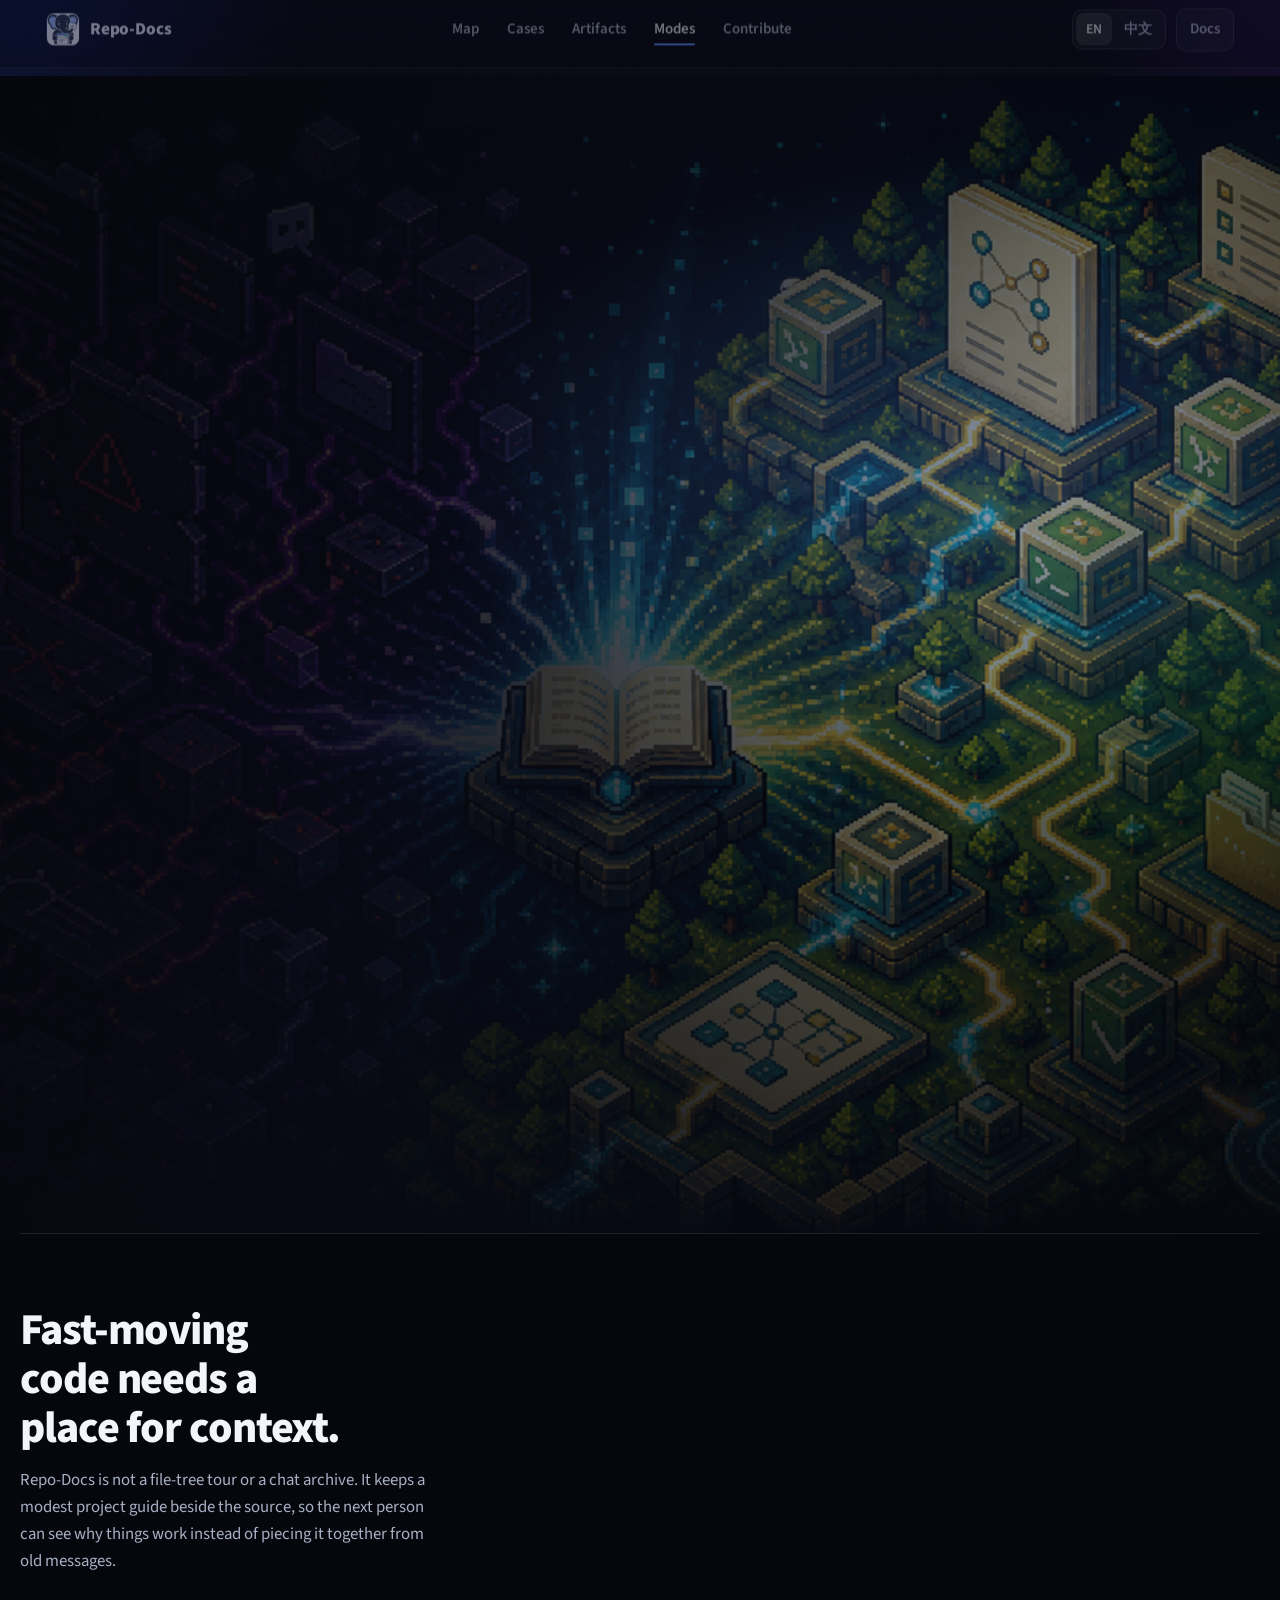
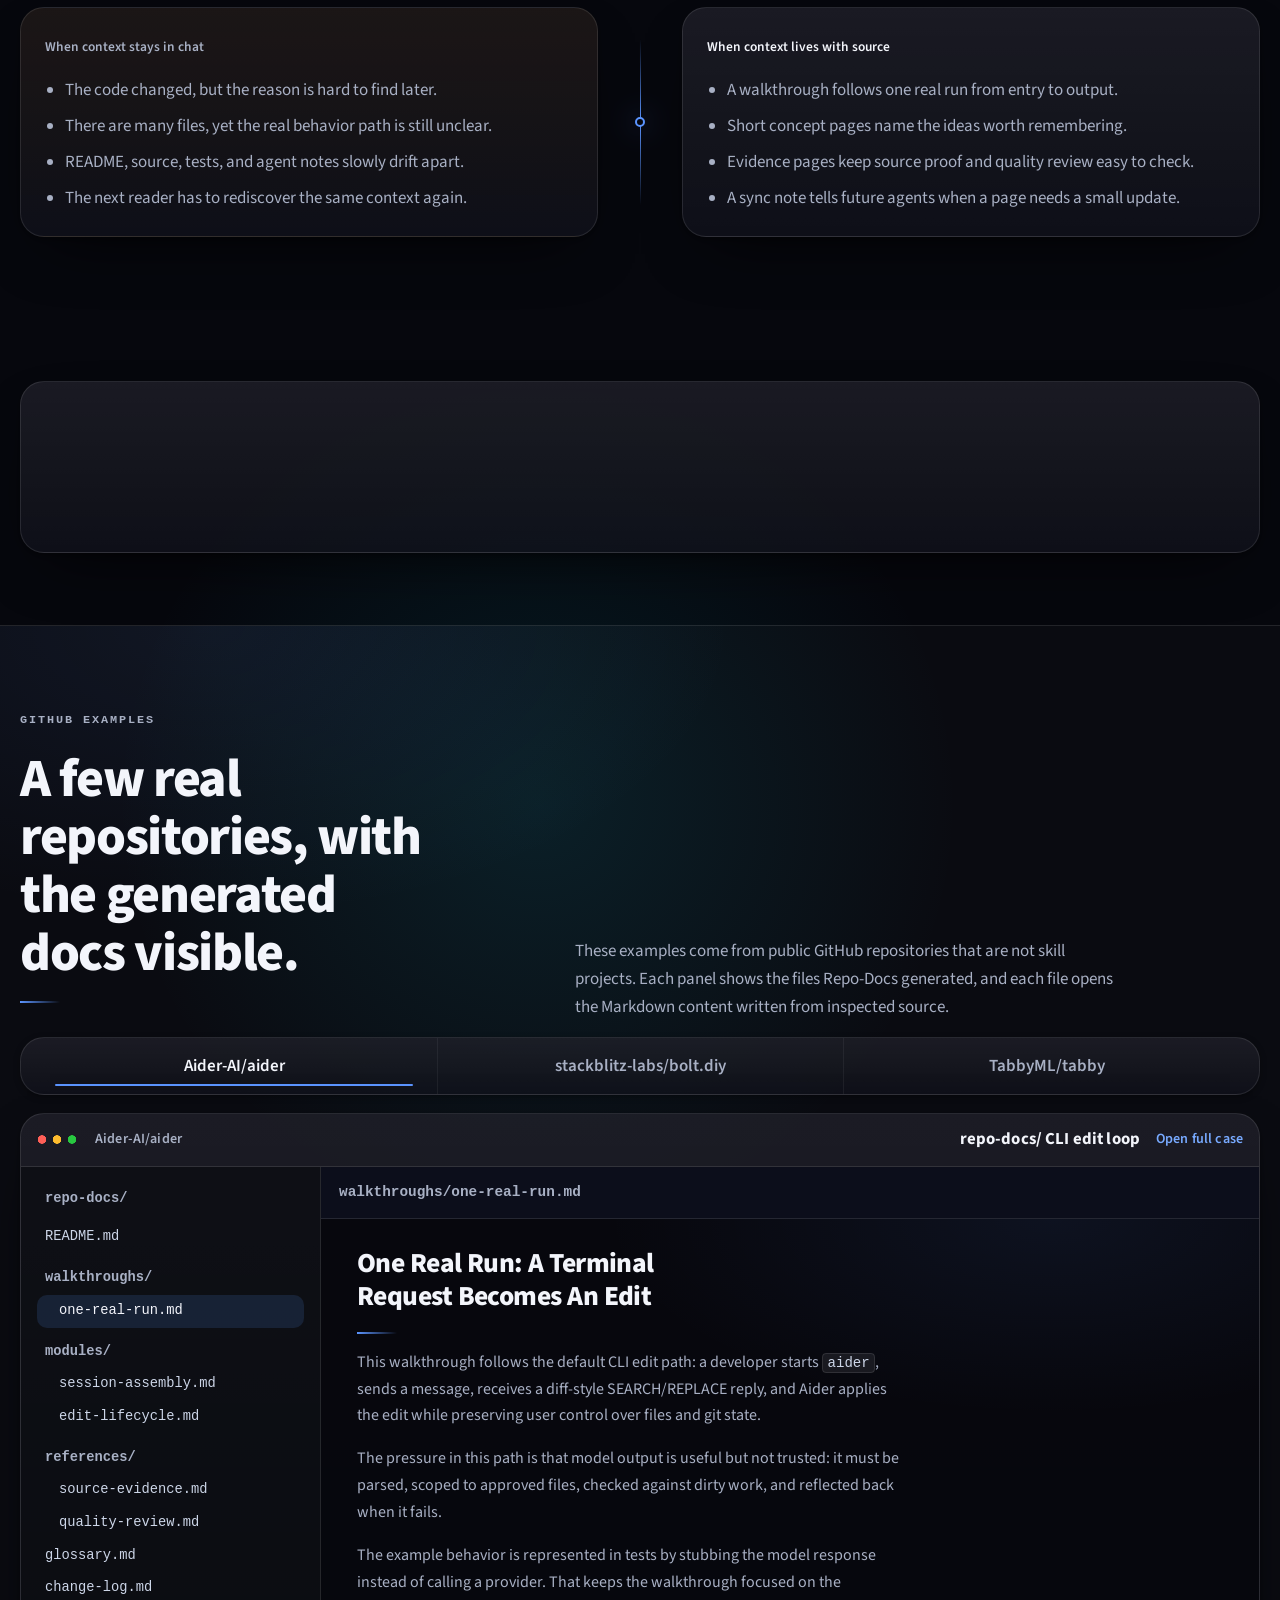
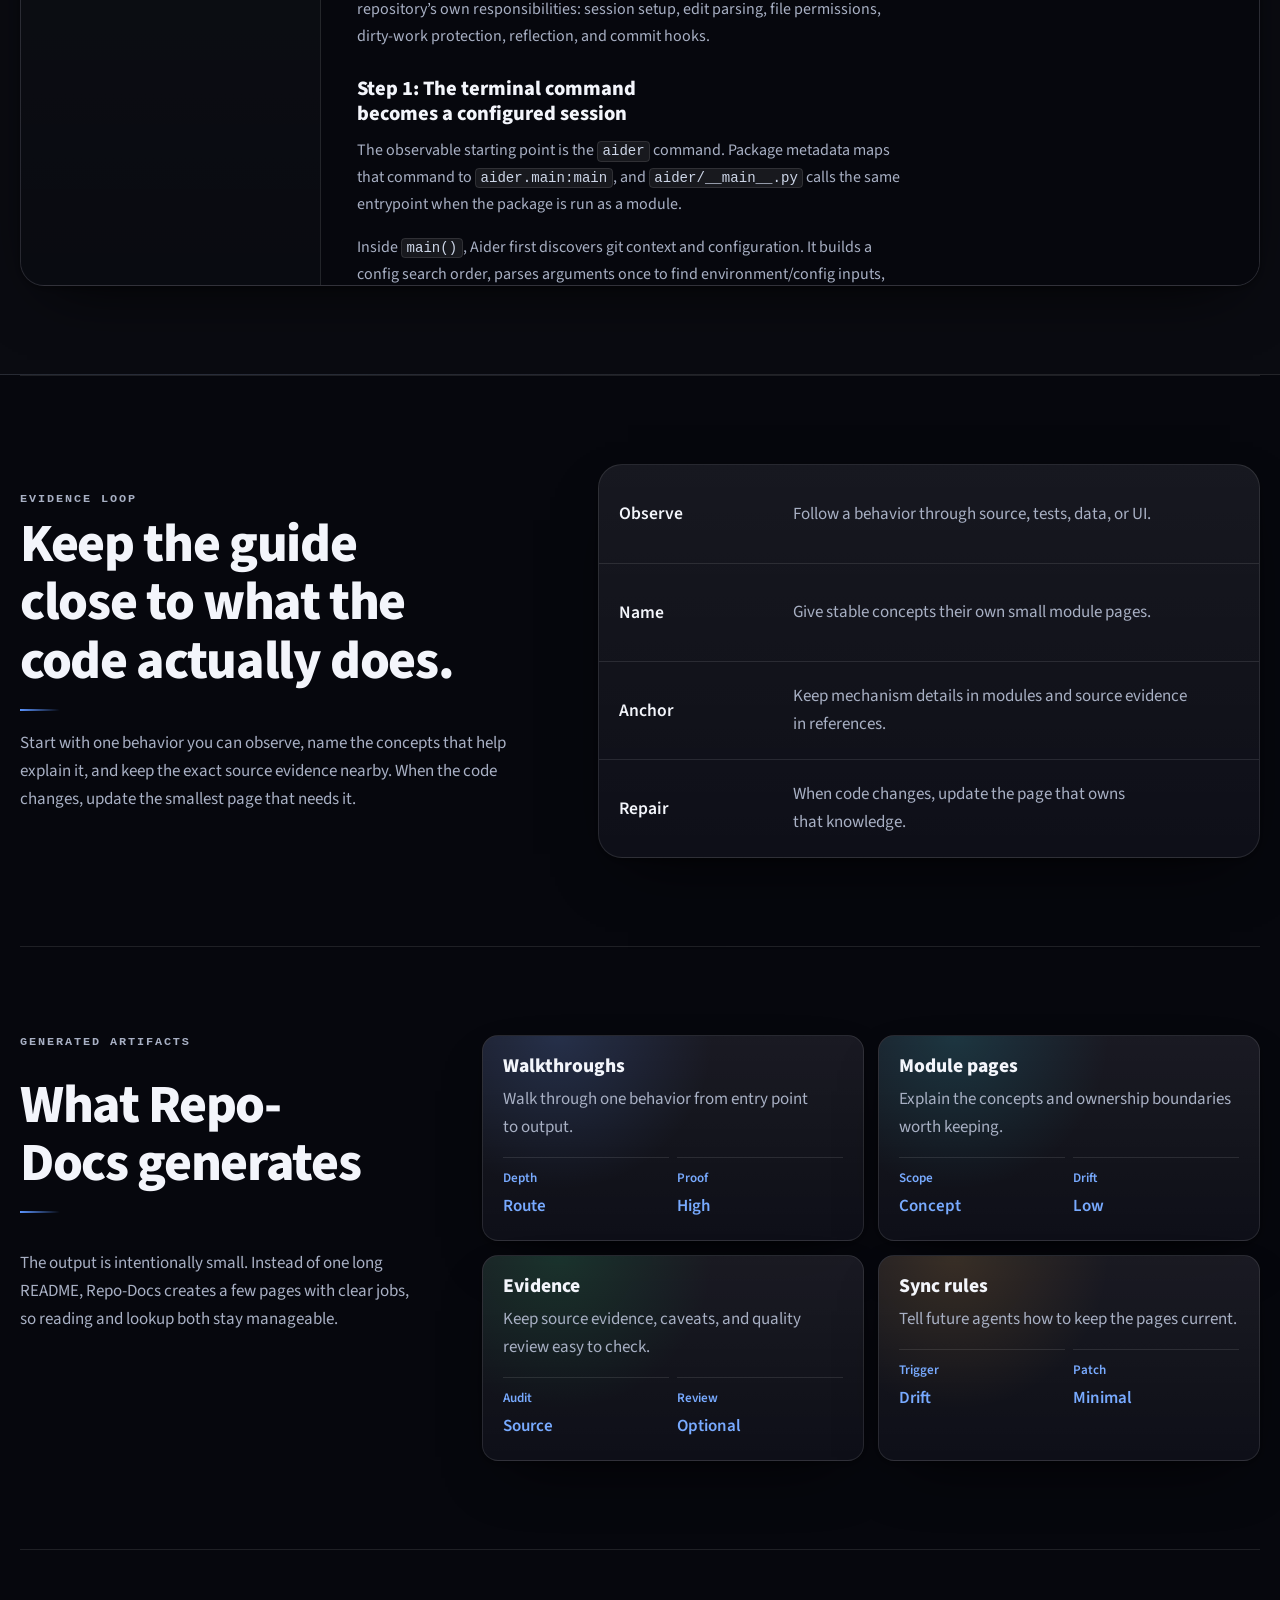
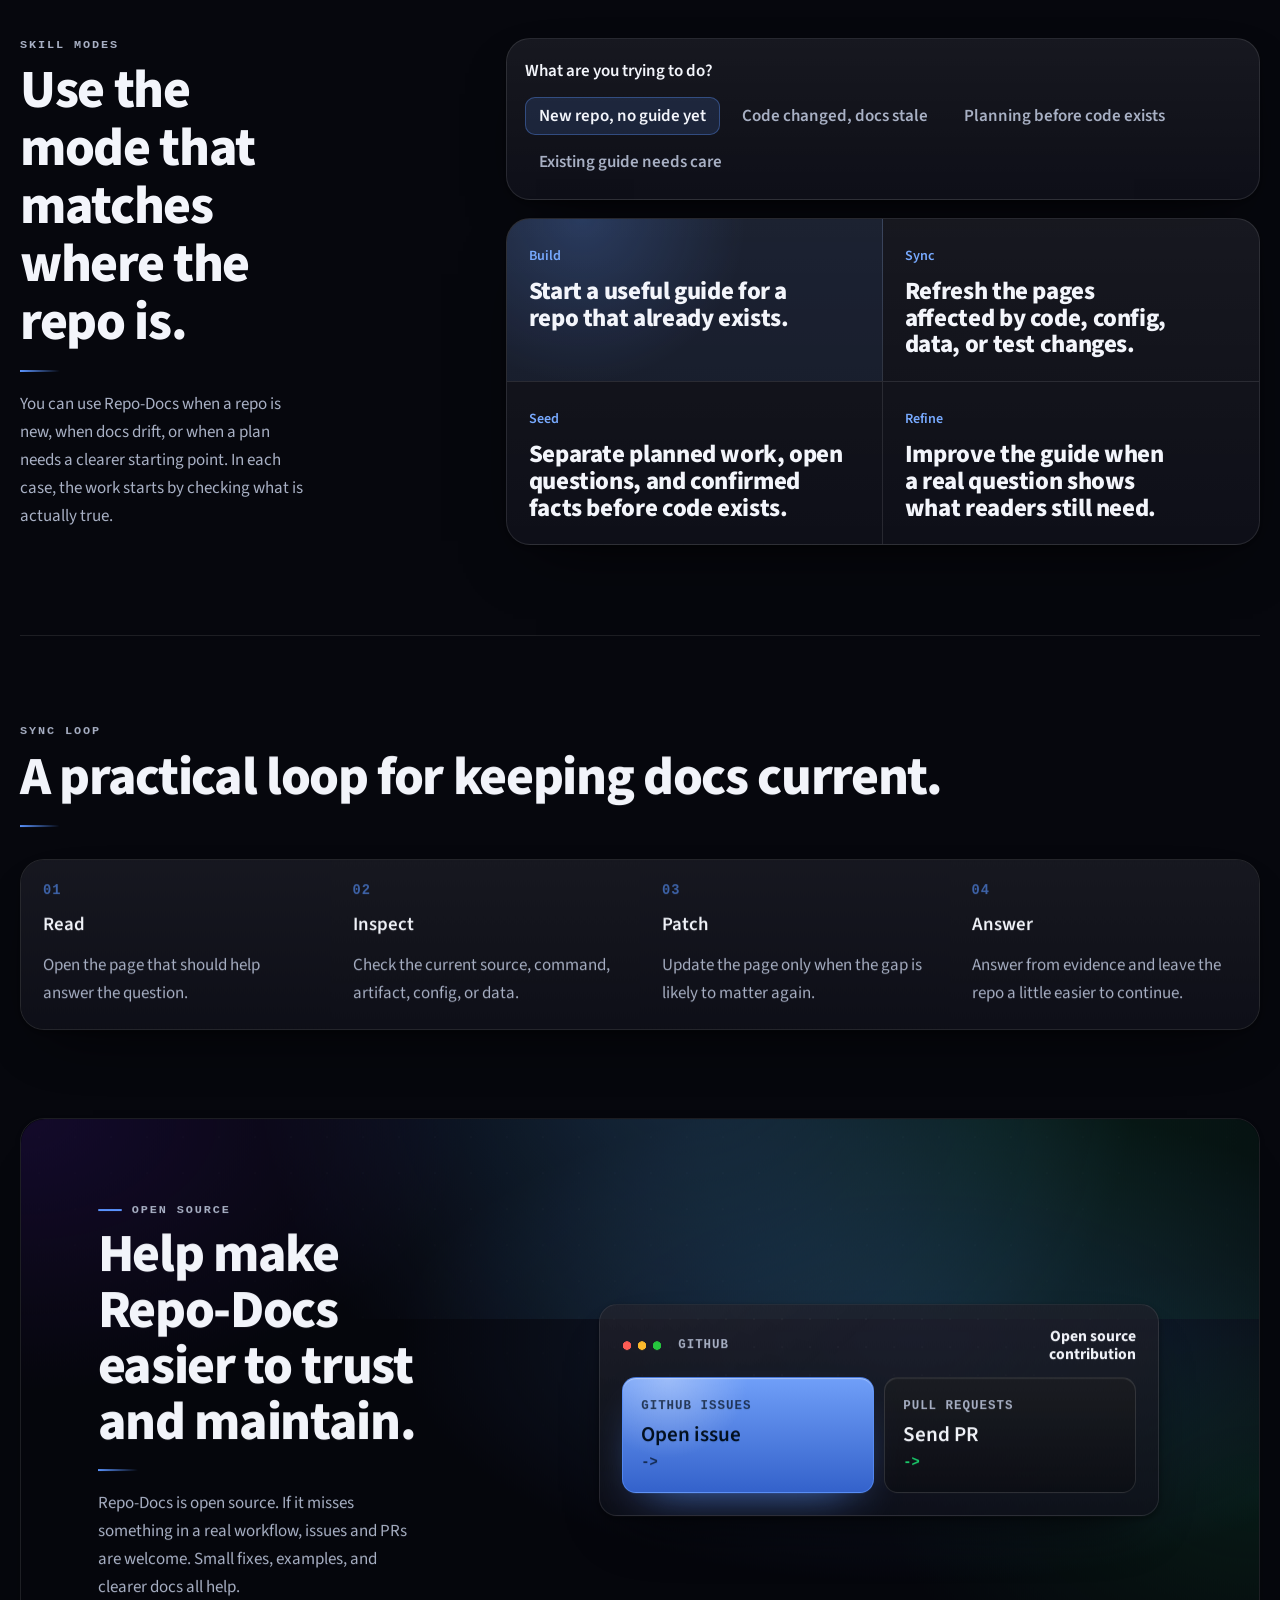
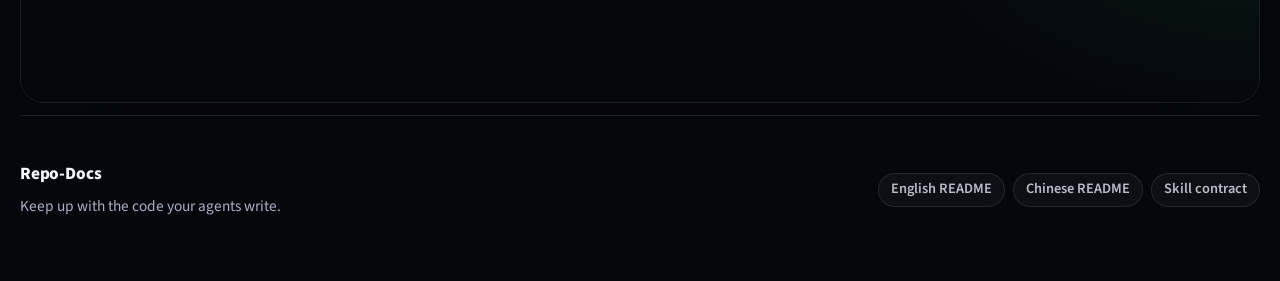
<file: docs/index.html>
<!doctype html>
<html lang="en">
  <head>
    <meta charset="utf-8" />
    <meta name="viewport" content="width=device-width, initial-scale=1" />
    <title>Repo-Docs — Keep up with the code your agents write.</title>
    <meta
      name="description"
      content="Repo-Docs helps turn real coding runs into small, source-backed pages that stay beside the repository."
    />
    <meta property="og:title" content="Repo-Docs — Keep up with the code your agents write." />
    <meta
      property="og:description"
      content="A source-backed guide for agent-built code. Start with understanding, then follow the paths."
    />
    <meta property="og:image" content="assets/repo-docs-pixel-kingdom.png" />
    <link rel="icon" href="assets/logo.png" />
    <link rel="preload" as="image" href="assets/repo-docs-pixel-kingdom.png" fetchpriority="high" />
    <link rel="preconnect" href="https://fonts.googleapis.com" />
    <link rel="preconnect" href="https://fonts.gstatic.com" crossorigin />
    <link
      href="https://fonts.googleapis.com/css2?family=Spectral:ital,wght@0,500;0,600;0,700;1,500&family=Source+Sans+3:ital,wght@0,400;0,500;0,600;0,700;1,400&display=swap"
      rel="stylesheet"
    />
    <link rel="stylesheet" href="assets/site.css?v=20260628-reference-site-polish3" />
  </head>
  <body>
    <div class="pixel-toast" role="status" aria-live="polite"></div>
    <a class="skip-link" href="#main">Skip to content</a>

    <header class="site-nav" aria-label="Primary navigation">
      <a class="brand" href="#top" aria-label="Repo-Docs home">
        <img src="assets/logo.png" alt="" width="735" height="703" />
        <span>Repo-Docs</span>
      </a>
      <nav class="nav-links" aria-label="Sections">
        <a href="#map">Map</a>
        <a href="#cases">Cases</a>
        <a href="#artifacts">Artifacts</a>
        <a href="#quests">Modes</a>
        <a href="#contribute">Contribute</a>
      </nav>
      <div class="nav-utility">
        <div class="language-switch" role="group" aria-label="Language">
          <button type="button" data-lang-switch="en" aria-pressed="true">EN</button>
          <button type="button" data-lang-switch="zh" aria-pressed="false">中文</button>
        </div>
        <a class="nav-action" href="README.md">Docs</a>
      </div>
    </header>

    <main id="main">
      <section class="hero-atlas hero-atlas--kingdom" id="top" aria-labelledby="hero-title">
        <div class="hero-atlas__veil" aria-hidden="true"></div>
        <div class="hero-atlas__content">
          <div class="hero-copy">
            <p class="eyebrow">
              <span class="eyebrow-pip" aria-hidden="true"></span>
              <span class="eyebrow-text">A source-backed guide for agent-built code.</span>
            </p>
            <h1 id="hero-title">
              <span class="hero-serif">Keep up with the code</span>
              <span class="hero-pixel">your agents write.</span>
            </h1>
            <p class="hero-lead">
              When code moves quickly, context is easy to leave behind. Repo-Docs helps you turn one
              real run into a few clear pages that live with the source: walkthroughs, concepts,
              evidence, and sync notes.
            </p>
            <p class="hero-aside">Start with understanding, then follow the paths.</p>

            <div class="hero-install" aria-label="Install prompt">
              <div class="hero-install-top">
                <span class="install-prompt-label">repo-docs install prompt</span>
                <button class="button button-copy" type="button" data-copy-install aria-label="Copy install prompt">Copy</button>
              </div>
              <pre><code id="install-snippet-code" data-install-snippet>Install the repo-docs skill from this project:
https://github.com/YurunChen/repo-docs-skills

Make both repo-docs and repo-docs-zh available
in my agent skill directory.</code></pre>
            </div>

            <div class="hero-actions" aria-label="Primary actions">
              <a class="button button-primary" href="#cases">See generated docs</a>
              <a class="button button-secondary" href="https://github.com/YurunChen/repo-docs-skills">GitHub</a>
              <a class="button button-secondary" href="#contribute">Contribute</a>
            </div>

            <div class="agents-strip agents-strip--hero" aria-label="Compatible coding agents">
              <span class="agents-label">Works with</span>
              <ul>
                <li>Cursor</li>
                <li>Claude Code</li>
                <li>Codex</li>
                <li>Copilot</li>
                <li>Windsurf</li>
              </ul>
            </div>
          </div>
        </div>
      </section>

      <section class="contrast-band" id="contrast" aria-labelledby="contrast-title">
        <div class="contrast-head">
          <h2 id="contrast-title" class="contrast-title">Fast-moving code needs a place for context.</h2>
          <p class="contrast-lead">
            Repo-Docs is not a file-tree tour or a chat archive. It keeps a modest project guide
            beside the source, so the next person can see why things work instead of piecing it
            together from old messages.
          </p>
        </div>
        <div class="contrast-grid">
          <article class="contrast-card contrast-card--before">
            <span class="contrast-tag contrast-tag--dim">When context stays in chat</span>
            <ul>
              <li>The code changed, but the reason is hard to find later.</li>
              <li>There are many files, yet the real behavior path is still unclear.</li>
              <li>README, source, tests, and agent notes slowly drift apart.</li>
              <li>The next reader has to rediscover the same context again.</li>
            </ul>
          </article>
          <div class="contrast-bridge" aria-hidden="true">
            <span class="contrast-bridge-line"></span>
            <span class="contrast-bridge-node"></span>
          </div>
          <article class="contrast-card contrast-card--after">
            <span class="contrast-tag contrast-tag--bright">When context lives with source</span>
            <ul>
              <li>A walkthrough follows one real run from entry to output.</li>
              <li>Short concept pages name the ideas worth remembering.</li>
              <li>Evidence pages keep source proof and quality review easy to check.</li>
              <li>A sync note tells future agents when a page needs a small update.</li>
            </ul>
          </article>
        </div>
      </section>

      <section class="world-strip" aria-label="Repo-Docs operating promises">
        <article>
          <span>Start from a run</span>
          <strong>Follow one real behavior before making a file inventory.</strong>
        </article>
        <article>
          <span>Keep the evidence close</span>
          <strong>Commands, contracts, and source links stay with the explanation.</strong>
        </article>
        <article>
          <span>Update gently</span>
          <strong>When something changes, patch the page that owns it.</strong>
        </article>
      </section>

      <section class="section case-section case-section--featured" id="cases" aria-labelledby="case-title">
        <div class="case-copy">
          <p class="section-note">GitHub examples</p>
          <h2 id="case-title">A few real repositories, with the generated docs visible.</h2>
          <p>
            These examples come from public GitHub repositories that are not skill projects. Each
            panel shows the files Repo-Docs generated, and each file opens the Markdown content
            written from inspected source.
          </p>
        </div>

        <div class="case-tabs" role="tablist" aria-label="Case study repositories">
          <button type="button" role="tab" id="case-tab-aider" class="is-active" data-case-tab="aider" aria-selected="true" aria-controls="case-panel-aider">Aider-AI/aider</button>
          <button type="button" role="tab" id="case-tab-bolt" data-case-tab="bolt" aria-selected="false" aria-controls="case-panel-bolt">stackblitz-labs/bolt.diy</button>
          <button type="button" role="tab" id="case-tab-tabby" data-case-tab="tabby" aria-selected="false" aria-controls="case-panel-tabby">TabbyML/tabby</button>
        </div>

        <div class="case-showcase" aria-label="Repo-Docs generated file trees from public GitHub repos">
          <article class="case-repo-tree is-active" id="case-panel-aider" data-case-panel="aider" role="tabpanel" aria-labelledby="case-tab-aider">
            <div class="case-tree-head">
              <span>Aider-AI/aider</span>
              <strong>repo-docs/ CLI edit loop</strong>
              <a href="case-studies/aider.md">Open full case</a>
            </div>
            <div class="case-tree-split">
              <div class="case-tree-pane" aria-label="Generated file tree for Aider-AI aider">
                <div class="tree-node tree-root">repo-docs/</div>
                <div class="tree-branch">
                  <button class="tree-node tree-file" type="button" data-file="case-studies/generated/aider/repo-docs/README.md" data-title="README.md">README.md</button>
                  <div class="tree-node tree-folder">walkthroughs/</div>
                  <button class="tree-node tree-file tree-leaf is-active" type="button" data-file="case-studies/generated/aider/repo-docs/walkthroughs/one-real-run.md" data-title="walkthroughs/one-real-run.md" aria-current="true">one-real-run.md</button>
                  <div class="tree-node tree-folder">modules/</div>
                  <button class="tree-node tree-file tree-leaf" type="button" data-file="case-studies/generated/aider/repo-docs/modules/session-assembly.md" data-title="modules/session-assembly.md">session-assembly.md</button>
                  <button class="tree-node tree-file tree-leaf" type="button" data-file="case-studies/generated/aider/repo-docs/modules/edit-lifecycle.md" data-title="modules/edit-lifecycle.md">edit-lifecycle.md</button>
                  <div class="tree-node tree-folder">references/</div>
                  <button class="tree-node tree-file tree-leaf" type="button" data-file="case-studies/generated/aider/repo-docs/references/source-evidence.md" data-title="references/source-evidence.md">source-evidence.md</button>
                  <button class="tree-node tree-file tree-leaf" type="button" data-file="case-studies/generated/aider/repo-docs/references/quality-review.md" data-title="references/quality-review.md">quality-review.md</button>
                  <button class="tree-node tree-file" type="button" data-file="case-studies/generated/aider/repo-docs/glossary.md" data-title="glossary.md">glossary.md</button>
                  <button class="tree-node tree-file" type="button" data-file="case-studies/generated/aider/repo-docs/change-log.md" data-title="change-log.md">change-log.md</button>
                </div>
              </div>
              <div class="case-file-preview" aria-live="polite">
                <span>walkthroughs/one-real-run.md</span>
                <div class="case-file-content case-markdown-content">Opening generated file...</div>
              </div>
            </div>
          </article>

          <article class="case-repo-tree" id="case-panel-bolt" data-case-panel="bolt" role="tabpanel" aria-labelledby="case-tab-bolt" hidden>
            <div class="case-tree-head">
              <span>stackblitz-labs/bolt.diy</span>
              <strong>repo-docs/ chat streaming path</strong>
              <a href="case-studies/bolt-diy.md">Open full case</a>
            </div>
            <div class="case-tree-split">
              <div class="case-tree-pane" aria-label="Generated file tree for stackblitz-labs bolt diy">
                <div class="tree-node tree-root">repo-docs/</div>
                <div class="tree-branch">
                  <button class="tree-node tree-file" type="button" data-file="case-studies/generated/bolt-diy/repo-docs/README.md" data-title="README.md">README.md</button>
                  <div class="tree-node tree-folder">walkthroughs/</div>
                  <button class="tree-node tree-file tree-leaf is-active" type="button" data-file="case-studies/generated/bolt-diy/repo-docs/walkthroughs/one-real-run.md" data-title="walkthroughs/one-real-run.md" aria-current="true">one-real-run.md</button>
                  <div class="tree-node tree-folder">modules/</div>
                  <button class="tree-node tree-file tree-leaf" type="button" data-file="case-studies/generated/bolt-diy/repo-docs/modules/chat-stream.md" data-title="modules/chat-stream.md">chat-stream.md</button>
                  <button class="tree-node tree-file tree-leaf" type="button" data-file="case-studies/generated/bolt-diy/repo-docs/modules/provider-model-selection.md" data-title="modules/provider-model-selection.md">provider-model-selection.md</button>
                  <button class="tree-node tree-file tree-leaf" type="button" data-file="case-studies/generated/bolt-diy/repo-docs/modules/chat-api-contract.md" data-title="modules/chat-api-contract.md">chat-api-contract.md</button>
                  <div class="tree-node tree-folder">references/</div>
                  <button class="tree-node tree-file tree-leaf" type="button" data-file="case-studies/generated/bolt-diy/repo-docs/references/source-evidence.md" data-title="references/source-evidence.md">source-evidence.md</button>
                  <button class="tree-node tree-file tree-leaf" type="button" data-file="case-studies/generated/bolt-diy/repo-docs/references/quality-review.md" data-title="references/quality-review.md">quality-review.md</button>
                  <button class="tree-node tree-file" type="button" data-file="case-studies/generated/bolt-diy/repo-docs/glossary.md" data-title="glossary.md">glossary.md</button>
                  <button class="tree-node tree-file" type="button" data-file="case-studies/generated/bolt-diy/repo-docs/change-log.md" data-title="change-log.md">change-log.md</button>
                </div>
              </div>
              <div class="case-file-preview" aria-live="polite">
                <span>walkthroughs/one-real-run.md</span>
                <div class="case-file-content case-markdown-content">Loading generated file...</div>
              </div>
            </div>
          </article>

          <article class="case-repo-tree" id="case-panel-tabby" data-case-panel="tabby" role="tabpanel" aria-labelledby="case-tab-tabby" hidden>
            <div class="case-tree-head">
              <span>TabbyML/tabby</span>
              <strong>repo-docs/ completion service path</strong>
              <a href="case-studies/tabby.md">Open full case</a>
            </div>
            <div class="case-tree-split">
              <div class="case-tree-pane" aria-label="Generated file tree for TabbyML tabby">
                <div class="tree-node tree-root">repo-docs/</div>
                <div class="tree-branch">
                  <button class="tree-node tree-file" type="button" data-file="case-studies/generated/tabby/repo-docs/README.md" data-title="README.md">README.md</button>
                  <div class="tree-node tree-folder">walkthroughs/</div>
                  <button class="tree-node tree-file tree-leaf is-active" type="button" data-file="case-studies/generated/tabby/repo-docs/walkthroughs/one-real-run.md" data-title="walkthroughs/one-real-run.md" aria-current="true">one-real-run.md</button>
                  <div class="tree-node tree-folder">modules/</div>
                  <button class="tree-node tree-file tree-leaf" type="button" data-file="case-studies/generated/tabby/repo-docs/modules/completion-pipeline.md" data-title="modules/completion-pipeline.md">completion-pipeline.md</button>
                  <button class="tree-node tree-file tree-leaf" type="button" data-file="case-studies/generated/tabby/repo-docs/modules/retrieval-context.md" data-title="modules/retrieval-context.md">retrieval-context.md</button>
                  <button class="tree-node tree-file tree-leaf" type="button" data-file="case-studies/generated/tabby/repo-docs/modules/completion-contract.md" data-title="modules/completion-contract.md">completion-contract.md</button>
                  <div class="tree-node tree-folder">references/</div>
                  <button class="tree-node tree-file tree-leaf" type="button" data-file="case-studies/generated/tabby/repo-docs/references/source-evidence.md" data-title="references/source-evidence.md">source-evidence.md</button>
                  <button class="tree-node tree-file tree-leaf" type="button" data-file="case-studies/generated/tabby/repo-docs/references/quality-review.md" data-title="references/quality-review.md">quality-review.md</button>
                  <button class="tree-node tree-file" type="button" data-file="case-studies/generated/tabby/repo-docs/glossary.md" data-title="glossary.md">glossary.md</button>
                  <button class="tree-node tree-file" type="button" data-file="case-studies/generated/tabby/repo-docs/change-log.md" data-title="change-log.md">change-log.md</button>
                </div>
              </div>
              <div class="case-file-preview" aria-live="polite">
                <span>walkthroughs/one-real-run.md</span>
                <div class="case-file-content case-markdown-content">Loading generated file...</div>
              </div>
            </div>
          </article>
        </div>
      </section>

      <section class="section map-section" id="map" aria-labelledby="map-title">
        <div class="section-copy">
          <p class="section-note">Evidence loop</p>
          <h2 id="map-title">Keep the guide close to what the code actually does.</h2>
          <p>
            Start with one behavior you can observe, name the concepts that help explain it, and
            keep the exact source evidence nearby. When the code changes, update the smallest page
            that needs it.
          </p>
        </div>

        <div class="pixel-ledger" aria-label="Repo-Docs map rules">
          <div class="ledger-row" data-step="observe" tabindex="0">
            <strong>Observe</strong>
            <span>Follow a behavior through source, tests, data, or UI.</span>
          </div>
          <div class="ledger-row" data-step="name" tabindex="0">
            <strong>Name</strong>
            <span>Give stable concepts their own small module pages.</span>
          </div>
          <div class="ledger-row" data-step="anchor" tabindex="0">
            <strong>Anchor</strong>
            <span>Keep mechanism details in modules and source evidence in references.</span>
          </div>
          <div class="ledger-row" data-step="repair" tabindex="0">
            <strong>Repair</strong>
            <span>When code changes, update the page that owns that knowledge.</span>
          </div>
        </div>
      </section>

      <section class="section workshop-section" id="artifacts" aria-labelledby="artifacts-title">
        <div class="workshop-copy">
          <p class="section-note">Generated artifacts</p>
          <h2 id="artifacts-title">What Repo-Docs generates</h2>
          <p>
            The output is intentionally small. Instead of one long README, Repo-Docs creates a few
            pages with clear jobs, so reading and lookup both stay manageable.
          </p>
          <div class="inventory-grid" aria-label="Repo-Docs generated artifacts">
            <article class="inventory-card">
              <div class="inventory-meta">
                <h3>Walkthroughs</h3>
                <p>Walk through one behavior from entry point to output.</p>
                <dl class="inventory-stats">
                  <div><dt>Depth</dt><dd>Route</dd></div>
                  <div><dt>Proof</dt><dd>High</dd></div>
                </dl>
              </div>
            </article>
            <article class="inventory-card">
              <div class="inventory-meta">
                <h3>Module pages</h3>
                <p>Explain the concepts and ownership boundaries worth keeping.</p>
                <dl class="inventory-stats">
                  <div><dt>Scope</dt><dd>Concept</dd></div>
                  <div><dt>Drift</dt><dd>Low</dd></div>
                </dl>
              </div>
            </article>
            <article class="inventory-card">
              <div class="inventory-meta">
                <h3>Evidence</h3>
                <p>Keep source evidence, caveats, and quality review easy to check.</p>
                <dl class="inventory-stats">
                  <div><dt>Audit</dt><dd>Source</dd></div>
                  <div><dt>Review</dt><dd>Optional</dd></div>
                </dl>
              </div>
            </article>
            <article class="inventory-card">
              <div class="inventory-meta">
                <h3>Sync rules</h3>
                <p>Tell future agents how to keep the pages current.</p>
                <dl class="inventory-stats">
                  <div><dt>Trigger</dt><dd>Drift</dd></div>
                  <div><dt>Patch</dt><dd>Minimal</dd></div>
                </dl>
              </div>
            </article>
          </div>
        </div>
      </section>

      <section class="section quest-section" id="quests" aria-labelledby="quest-title">
        <div class="quest-heading">
          <p class="section-note">Skill modes</p>
          <h2 id="quest-title">Use the mode that matches where the repo is.</h2>
          <p>
            You can use Repo-Docs when a repo is new, when docs drift, or when a plan needs a
            clearer starting point. In each case, the work starts by checking what is actually true.
          </p>
        </div>

        <div class="quest-advisor" aria-label="Pick your situation">
          <p>What are you trying to do?</p>
          <div class="quest-chips">
            <button type="button" class="is-active" data-quest-pick="build">New repo, no guide yet</button>
            <button type="button" data-quest-pick="sync">Code changed, docs stale</button>
            <button type="button" data-quest-pick="seed">Planning before code exists</button>
            <button type="button" data-quest-pick="refine">Existing guide needs care</button>
          </div>
        </div>

        <div class="quest-board" aria-label="Repo-Docs skill modes">
          <article class="quest-large is-highlighted" data-quest="build">
            <span>Build</span>
            <h3>Start a useful guide for a repo that already exists.</h3>
          </article>
          <article data-quest="sync">
            <span>Sync</span>
            <h3>Refresh the pages affected by code, config, data, or test changes.</h3>
          </article>
          <article data-quest="seed">
            <span>Seed</span>
            <h3>Separate planned work, open questions, and confirmed facts before code exists.</h3>
          </article>
          <article data-quest="refine">
            <span>Refine</span>
            <h3>Improve the guide when a real question shows what readers still need.</h3>
          </article>
        </div>
      </section>

      <section class="section path-section" aria-labelledby="path-title">
        <p class="section-note">Sync loop</p>
        <h2 id="path-title">A practical loop for keeping docs current.</h2>
        <div class="path-track" aria-label="Repo-Docs sync loop">
          <article class="loop-step">
            <strong>Read</strong>
            <p>Open the page that should help answer the question.</p>
          </article>
          <article class="loop-step">
            <strong>Inspect</strong>
            <p>Check the current source, command, artifact, config, or data.</p>
          </article>
          <article class="loop-step">
            <strong>Patch</strong>
            <p>Update the page only when the gap is likely to matter again.</p>
          </article>
          <article class="loop-step">
            <strong>Answer</strong>
            <p>Answer from evidence and leave the repo a little easier to continue.</p>
          </article>
        </div>
      </section>

      <section class="section install-section install-section--cta" id="contribute" aria-labelledby="contribute-title">
        <div class="install-glow" aria-hidden="true"></div>
        <div class="install-copy">
          <p class="section-note">Open source</p>
          <h2 id="contribute-title">Help make Repo-Docs easier to trust and maintain.</h2>
          <p>
            Repo-Docs is open source. If it misses something in a real workflow, issues and PRs are
            welcome. Small fixes, examples, and clearer docs all help.
          </p>
        </div>
        <div class="contribute-panel" aria-label="GitHub contribution links">
          <div class="contribute-panel-head">
            <span>GitHub</span>
            <strong>Open source contribution</strong>
          </div>
          <div class="contribute-actions">
            <a class="contribute-action contribute-action--primary" href="https://github.com/YurunChen/repo-docs-skills/issues">
              <span>GitHub Issues</span>
              <strong>Open issue</strong>
            </a>
            <a class="contribute-action" href="https://github.com/YurunChen/repo-docs-skills/pulls">
              <span>Pull Requests</span>
              <strong>Send PR</strong>
            </a>
          </div>
        </div>
      </section>
    </main>

    <footer class="site-footer">
      <div>
        <a class="footer-brand" href="#top">Repo-Docs</a>
        <p>Keep up with the code your agents write.</p>
      </div>
      <nav class="footer-links" aria-label="Footer">
        <a href="README.md">English README</a>
        <a href="README_CN.md">中文 README</a>
        <a href="../skills/repo-docs/SKILL.md">Skill contract</a>
      </nav>
    </footer>

    <script src="assets/gsap.min.js"></script>
    <script src="assets/site.js?v=20260629-aider-demo1"></script>
  </body>
</html>
</file>
<file: docs/assets/site.css>
:root {
  color-scheme: light;
  --bg: oklch(0.988 0.003 258);
  --bg-deep: oklch(0.968 0.006 258);
  --surface: oklch(0.997 0.002 258);
  --surface-2: oklch(0.955 0.008 258);
  --surface-ink: oklch(0.19 0.038 258);
  --paper: oklch(0.996 0.002 258);
  --ink: oklch(0.21 0.042 258);
  --ink-soft: oklch(0.29 0.036 258);
  --muted: oklch(0.41 0.024 258);
  --line: oklch(0.87 0.012 258);
  --line-strong: oklch(0.73 0.02 258);
  --accent: oklch(0.35 0.09 258);
  --accent-soft: oklch(0.35 0.09 258 / 0.1);
  --accent-hover: oklch(0.28 0.095 258);
  --accent-warm: oklch(0.42 0.055 45);
  --highlight: oklch(0.945 0.016 258);
  --section-tint: oklch(0.974 0.006 258);
  --shadow-sm: 0 2px 8px oklch(0.21 0.042 258 / 0.05);
  --shadow: 0 10px 28px oklch(0.21 0.042 258 / 0.07);
  --shadow-lg: 0 18px 42px oklch(0.21 0.042 258 / 0.09);
  --radius-sm: 6px;
  --radius: 10px;
  --radius-lg: 14px;
  --max: 1140px;
  --font-body: "Source Sans 3", ui-sans-serif, system-ui, -apple-system, BlinkMacSystemFont, "Segoe UI", sans-serif;
  --font-display: "Spectral", "Iowan Old Style", "Palatino Linotype", "Book Antiqua", Georgia, serif;
  --font-mono: ui-monospace, SFMono-Regular, Menlo, Monaco, Consolas, "Liberation Mono", monospace;
  --z-bg: 0;
  --z-content: 2;
  --z-nav: 40;
  --z-toast: 80;
  --ease-out: cubic-bezier(0.16, 1, 0.3, 1);
}

* {
  box-sizing: border-box;
}

html {
  max-width: 100%;
  scroll-behavior: smooth;
  overflow-x: clip;
}

body {
  position: relative;
  min-width: 320px;
  max-width: 100%;
  margin: 0;
  overflow-x: clip;
  background:
    radial-gradient(ellipse 80% 50% at 100% -8%, oklch(0.35 0.09 258 / 0.055), transparent 52%),
    radial-gradient(ellipse 60% 40% at 0% 0%, oklch(0.42 0.055 45 / 0.04), transparent 48%),
    linear-gradient(180deg, var(--bg-deep) 0, var(--bg) 14rem),
    var(--bg);
  color: var(--ink);
  font-family: var(--font-body);
  font-size: 17px;
  line-height: 1.65;
  text-rendering: optimizeLegibility;
  font-feature-settings: "kern" 1, "liga" 1;
}

body::before {
  position: fixed;
  inset: 0;
  z-index: var(--z-bg);
  pointer-events: none;
  content: "";
  background: linear-gradient(180deg, oklch(0.35 0.09 258 / 0.028), transparent 32rem);
}

main,
.site-nav,
.site-footer,
.pixel-toast,
.skip-link {
  position: relative;
  z-index: var(--z-content);
}

img,
svg {
  display: block;
  max-width: 100%;
}

a {
  color: inherit;
  text-decoration-thickness: 1px;
  text-underline-offset: 0.18em;
}

button,
input,
textarea,
select {
  font: inherit;
}

button,
a {
  -webkit-tap-highlight-color: transparent;
}

::selection {
  background: oklch(0.82 0.04 258);
  color: var(--ink);
}

:focus-visible {
  outline: 2px solid oklch(0.36 0.085 258 / 0.55);
  outline-offset: 3px;
}

[hidden] {
  display: none !important;
}

.atlas-bg,
.aurora,
.sky-layer,
.star,
.horizon-glow,
.pixel-tiles,
.scanlines,
.hero-bloom {
  display: none;
}

.skip-link {
  position: fixed;
  top: 12px;
  left: 12px;
  z-index: var(--z-toast);
  padding: 8px 12px;
  border: 1px solid var(--line-strong);
  border-radius: var(--radius-sm);
  background: var(--surface);
  color: var(--ink);
  transform: translateY(-160%);
  transition: transform 180ms var(--ease-out);
}

.skip-link:focus {
  transform: translateY(0);
}

.pixel-toast {
  position: fixed;
  right: 20px;
  bottom: 20px;
  z-index: var(--z-toast);
  max-width: min(360px, calc(100vw - 40px));
  padding: 10px 14px;
  border: 1px solid var(--line-strong);
  border-radius: var(--radius-sm);
  background: var(--surface-ink);
  color: var(--paper);
  box-shadow: var(--shadow);
  opacity: 0;
  transform: translateY(10px);
  transition:
    opacity 180ms var(--ease-out),
    transform 180ms var(--ease-out);
}

.pixel-toast.is-visible {
  opacity: 1;
  transform: translateY(0);
}

.site-nav {
  position: sticky;
  top: 0;
  z-index: var(--z-nav);
  display: grid;
  grid-template-columns: auto minmax(0, 1fr) auto;
  gap: 24px;
  align-items: center;
  width: 100%;
  padding: 16px clamp(18px, 4vw, 46px);
  border-bottom: 1px solid var(--line);
  background: oklch(0.988 0.003 258 / 0.9);
  backdrop-filter: blur(14px) saturate(1.2);
  transition: box-shadow 220ms var(--ease-out);
}

.site-nav.is-scrolled {
  box-shadow: var(--shadow-sm);
}

.site-nav:not(.is-scrolled) {
  border-bottom-color: oklch(0.9 0.04 210 / 0.12);
  background: oklch(0.08 0.04 260 / 0.72);
  backdrop-filter: blur(14px) saturate(1.1);
}

.site-nav:not(.is-scrolled) .brand {
  color: oklch(0.97 0.01 258);
}

.site-nav:not(.is-scrolled) .nav-links a {
  color: oklch(0.8 0.025 240);
}

.site-nav:not(.is-scrolled) .nav-links a.is-active {
  color: oklch(0.98 0.012 98);
}

.site-nav:not(.is-scrolled) .nav-action {
  border-color: oklch(0.9 0.04 210 / 0.2);
  color: oklch(0.92 0.02 98);
  background: oklch(0.12 0.04 260 / 0.45);
}

.site-nav:not(.is-scrolled) .language-switch {
  border-color: oklch(0.9 0.04 210 / 0.18);
  background: oklch(0.12 0.04 260 / 0.55);
}

.site-nav:not(.is-scrolled) .language-switch button {
  color: oklch(0.78 0.025 240);
}

.site-nav:not(.is-scrolled) .language-switch button[aria-pressed="true"],
.site-nav:not(.is-scrolled) .language-switch button.is-active {
  background: oklch(0.18 0.04 260);
  color: oklch(0.96 0.012 98);
  box-shadow: none;
}

.brand,
.footer-brand {
  display: inline-flex;
  align-items: center;
  gap: 10px;
  color: var(--ink);
  font-family: var(--font-display);
  font-size: 1.08rem;
  font-weight: 600;
  letter-spacing: -0.01em;
  text-decoration: none;
}

.brand img {
  width: 34px;
  height: 34px;
  border-radius: 8px;
}

.nav-links,
.footer-links {
  display: flex;
  flex-wrap: wrap;
  gap: 4px;
  align-items: center;
}

.nav-links {
  justify-content: center;
}

.nav-links a,
.footer-links a,
.nav-action {
  border-radius: var(--radius-sm);
  color: var(--muted);
  font-size: 0.94rem;
  font-weight: 600;
  text-decoration: none;
}

.nav-links a {
  position: relative;
  padding: 8px 12px;
}

.nav-links a::after {
  position: absolute;
  right: 12px;
  bottom: 5px;
  left: 12px;
  height: 1px;
  background: var(--accent);
  content: "";
  transform: scaleX(0);
  transform-origin: left center;
  transition: transform 220ms var(--ease-out);
}

.nav-links a:hover,
.footer-links a:hover,
.nav-action:hover {
  color: var(--accent);
}

.nav-links a:hover::after,
.nav-links a.is-active::after {
  transform: scaleX(1);
}

.nav-links a.is-active {
  color: var(--ink);
}

.nav-utility {
  display: flex;
  gap: 10px;
  align-items: center;
  justify-content: end;
}

.language-switch {
  display: inline-flex;
  gap: 2px;
  padding: 3px;
  border: 1px solid var(--line);
  border-radius: var(--radius-sm);
  background: var(--surface-2);
}

.language-switch button,
.button,
.case-tabs button,
.quest-chips button,
.tree-file {
  appearance: none;
  border: 0;
  cursor: pointer;
}

.language-switch button {
  min-height: 32px;
  padding: 0 10px;
  border-radius: calc(var(--radius-sm) - 2px);
  background: transparent;
  color: var(--muted);
  font-size: 0.86rem;
  font-weight: 600;
}

.language-switch button[aria-pressed="true"],
.language-switch button.is-active {
  background: var(--surface);
  color: var(--ink);
  box-shadow: 0 1px 2px oklch(0.22 0.04 258 / 0.06);
}

.nav-action {
  padding: 8px 13px;
  border: 1px solid var(--line);
  color: var(--ink);
}

.hero-atlas {
  width: min(100%, var(--max));
  min-height: clamp(680px, calc(100svh - 70px), 860px);
  margin: 0 auto;
  padding: clamp(52px, 7vw, 88px) clamp(20px, 4vw, 32px) clamp(32px, 6vw, 64px);
}

.hero-atlas--kingdom {
  position: relative;
  isolation: isolate;
  display: flex;
  align-items: stretch;
  width: 100%;
  max-width: none;
  min-height: max(720px, calc(100svh - 64px));
  margin: 0;
  padding: clamp(72px, 10vw, 120px) clamp(20px, 5vw, 48px) clamp(40px, 6vw, 64px);
  overflow: hidden;
  color: oklch(0.96 0.015 98);
  background:
    url("repo-docs-pixel-kingdom.png") center 38% / cover no-repeat,
    oklch(0.1 0.04 260);
}

.hero-atlas__veil {
  position: absolute;
  inset: 0;
  z-index: 0;
  background:
    linear-gradient(105deg, oklch(0.08 0.04 265 / 0.92) 0%, oklch(0.1 0.045 260 / 0.78) 42%, oklch(0.12 0.04 250 / 0.35) 68%, oklch(0.08 0.035 255 / 0.55) 100%),
    linear-gradient(180deg, oklch(0.06 0.03 260 / 0.5) 0%, transparent 34%, oklch(0.05 0.025 260 / 0.72) 100%);
  pointer-events: none;
}

.hero-atlas__content {
  position: relative;
  z-index: 1;
  width: min(100%, var(--max));
  margin: 0 auto;
}

.hero-atlas--kingdom .hero-copy {
  max-width: 640px;
}

.hero-atlas--kingdom .eyebrow {
  color: oklch(0.78 0.08 200);
}

.hero-atlas--kingdom .eyebrow::after {
  background: linear-gradient(90deg, oklch(0.78 0.12 200), oklch(0.78 0.12 200 / 0.12));
}

.hero-atlas--kingdom h1,
.hero-atlas--kingdom h2,
.hero-atlas--kingdom h3 {
  color: oklch(0.98 0.012 98);
  max-width: none;
}

.hero-atlas--kingdom h1 {
  max-width: 14ch;
  margin-bottom: 20px;
  font-size: clamp(2.5rem, 5.4vw, 4.5rem);
  letter-spacing: -0.03em;
}

html[lang="zh-CN"] .hero-atlas--kingdom h1 {
  max-width: 11em;
  letter-spacing: -0.02em;
}

.hero-atlas--kingdom .hero-pixel {
  color: oklch(0.82 0.12 78);
}

.hero-atlas--kingdom .hero-lead {
  color: oklch(0.86 0.028 230);
}

.hero-atlas--kingdom .hero-aside {
  max-width: 38ch;
  margin: 0 0 26px;
  color: oklch(0.78 0.06 200);
  font-family: var(--font-display);
  font-size: 1.04rem;
  font-style: italic;
  font-weight: 500;
  line-height: 1.5;
  text-wrap: pretty;
}

.hero-atlas--kingdom .hero-install {
  border-color: oklch(0.9 0.04 210 / 0.16);
  background: oklch(0.12 0.035 260 / 0.72);
  backdrop-filter: blur(12px);
}

.hero-atlas--kingdom .hero-install-top {
  border-bottom-color: oklch(0.9 0.04 210 / 0.12);
  color: oklch(0.72 0.03 230);
}

.hero-atlas--kingdom .hero-install pre {
  color: oklch(0.9 0.02 98);
  background: oklch(0.08 0.03 260 / 0.55);
}

.hero-atlas--kingdom .button-primary {
  background: oklch(0.78 0.13 200);
  color: oklch(0.12 0.04 260);
}

.hero-atlas--kingdom .button-primary:hover {
  background: oklch(0.82 0.14 165);
}

.hero-atlas--kingdom .button-secondary,
.hero-atlas--kingdom .button-copy {
  border-color: oklch(0.9 0.04 210 / 0.22);
  background: oklch(0.14 0.035 260 / 0.55);
  color: oklch(0.94 0.015 98);
}

.hero-atlas--kingdom .button-secondary:hover,
.hero-atlas--kingdom .button-copy:hover {
  border-color: oklch(0.78 0.13 200);
  color: oklch(0.78 0.13 200);
}

.agents-strip--hero {
  margin-top: 28px;
  padding: 0;
  border: 0;
}

.hero-atlas--kingdom .agents-strip--hero {
  margin-top: 32px;
}

.hero-atlas--kingdom .agents-label {
  color: oklch(0.68 0.03 230);
  font-size: 0.84rem;
  font-weight: 500;
}

.hero-atlas--kingdom .agents-strip li {
  color: oklch(0.78 0.02 98);
  font-size: 0.88rem;
  font-weight: 500;
}

.hero-atlas--kingdom .agents-strip li + li::before {
  color: oklch(0.48 0.03 230);
}

.hero-grid {
  display: grid;
  grid-template-columns: minmax(0, 0.88fr) minmax(400px, 1.12fr);
  gap: clamp(34px, 5vw, 72px);
  align-items: center;
}

.eyebrow {
  position: relative;
  display: inline-flex;
  gap: 10px;
  align-items: center;
  margin: 0 0 24px;
  padding-bottom: 18px;
  color: var(--muted);
  font-family: var(--font-display);
  font-size: 1rem;
  font-style: italic;
  font-weight: 500;
}

.eyebrow::after {
  position: absolute;
  bottom: 0;
  left: 0;
  width: 3.5rem;
  height: 1px;
  background: linear-gradient(90deg, var(--accent), oklch(0.35 0.09 258 / 0.15));
  content: "";
}

.hero-copy {
  position: relative;
  min-width: 0;
}

.eyebrow-pip {
  display: none;
}

h1,
h2,
h3,
p {
  margin-top: 0;
}

h1,
h2,
h3 {
  color: var(--ink);
  font-family: var(--font-display);
  font-weight: 600;
  line-height: 1.08;
  text-wrap: balance;
}

h1 {
  max-width: 11ch;
  margin-bottom: 22px;
  font-size: clamp(2.75rem, 6vw, 4.75rem);
  letter-spacing: -0.03em;
}

.hero-serif,
.hero-pixel {
  display: block;
}

.hero-pixel {
  color: var(--accent-warm);
  font-style: italic;
  font-weight: 500;
}

.hero-lead {
  max-width: 42ch;
  margin-bottom: 28px;
  color: var(--muted);
  font-size: clamp(1.08rem, 1.8vw, 1.28rem);
  line-height: 1.55;
  text-wrap: pretty;
}

.hero-install,
.contribute-panel,
.case-repo-tree,
.case-tabs,
.quest-advisor,
.quest-board,
.pixel-ledger {
  border: 1px solid var(--line);
  border-radius: var(--radius-lg);
  background: var(--surface);
}

.hero-install {
  max-width: 580px;
  overflow: hidden;
}

.hero-install-top,
.case-tree-head {
  display: flex;
  gap: 16px;
  align-items: center;
  justify-content: space-between;
  padding: 12px 16px;
  border-bottom: 1px solid var(--line);
  color: var(--muted);
  font-size: 0.88rem;
  font-weight: 600;
  letter-spacing: 0.01em;
}

pre {
  margin: 0;
}

.hero-install pre {
  padding: 16px;
  overflow-x: auto;
  color: var(--ink-soft);
  font-family: var(--font-mono);
  font-size: 0.84rem;
  line-height: 1.65;
  white-space: pre-wrap;
  overflow-wrap: anywhere;
  word-break: break-word;
  background: var(--highlight);
}

.hero-install code {
  white-space: inherit;
  overflow-wrap: anywhere;
  word-break: break-word;
}

.hero-actions {
  display: flex;
  flex-wrap: wrap;
  gap: 12px;
  align-items: center;
  margin-top: 20px;
}

.button {
  display: inline-flex;
  min-height: 44px;
  align-items: center;
  justify-content: center;
  padding: 0 18px;
  border-radius: var(--radius-sm);
  font-weight: 600;
  text-decoration: none;
  transition:
    background 160ms var(--ease-out),
    color 160ms var(--ease-out),
    border-color 160ms var(--ease-out);
}

.button:hover {
  transform: none;
}

.button-primary {
  background: var(--accent);
  color: var(--paper);
  box-shadow: 0 1px 0 oklch(1 0 0 / 0.12) inset;
}

.button-primary:hover {
  background: var(--accent-hover);
  box-shadow: var(--shadow-sm);
}

.button-secondary:hover,
.button-copy:hover {
  border-color: var(--accent);
  color: var(--accent);
}

.button-secondary,
.button-copy {
  border: 1px solid var(--line-strong);
  background: var(--surface);
  color: var(--ink);
}

.button-copy {
  min-height: 34px;
  padding: 0 12px;
  font-size: 0.86rem;
}

.hero-stage {
  display: grid;
  position: relative;
  gap: 0;
  min-width: 0;
  align-self: center;
}

.hero-map {
  position: relative;
  z-index: 1;
  aspect-ratio: 1.45 / 1;
  margin: 0;
  padding: 10px;
  overflow: hidden;
  border: 1px solid var(--line-strong);
  border-radius: var(--radius-lg);
  background: var(--surface);
}

.hero-map::after {
  position: absolute;
  inset: 10px;
  border-radius: calc(var(--radius-lg) - 6px);
  content: "";
  background: linear-gradient(180deg, transparent 58%, oklch(0.21 0.042 258 / 0.12));
  pointer-events: none;
}

.hero-map img {
  width: 100%;
  height: 100%;
  border-radius: calc(var(--radius-lg) - 6px);
  object-fit: cover;
}

.hero-map--main {
  aspect-ratio: 16 / 9;
  padding: 12px;
  background: oklch(0.08 0.03 258);
}

.hero-map--main::after {
  display: none;
}

.hero-map--main img {
  object-fit: contain;
  image-rendering: pixelated;
  image-rendering: crisp-edges;
}

.contrast-band {
  width: min(calc(100% - 40px), var(--max));
  margin: 0 auto clamp(48px, 7vw, 72px);
  padding: clamp(48px, 7vw, 72px) 0;
  border-top: 1px solid var(--line);
}

.contrast-head {
  max-width: 52ch;
  margin-bottom: 32px;
}

.contrast-title {
  margin: 0 0 14px;
  font-family: var(--font-display);
  font-size: clamp(1.85rem, 3.5vw, 2.75rem);
  letter-spacing: -0.025em;
  line-height: 1.12;
}

.contrast-lead {
  margin: 0;
  color: var(--muted);
  font-size: 1.05rem;
  line-height: 1.6;
}

.contrast-grid {
  display: grid;
  grid-template-columns: minmax(0, 1fr) auto minmax(0, 1fr);
  gap: clamp(16px, 3vw, 28px);
  align-items: stretch;
}

.contrast-card {
  padding: 24px;
  border: 1px solid var(--line);
  border-radius: var(--radius-lg);
  background: var(--surface);
}

.contrast-card ul {
  margin: 16px 0 0;
  padding-left: 1.2em;
  color: var(--muted);
}

.contrast-card li + li {
  margin-top: 8px;
}

.contrast-card--before {
  background: var(--highlight);
}

.contrast-tag {
  display: inline-block;
  font-size: 0.84rem;
  font-weight: 600;
}

.contrast-tag--dim {
  color: var(--muted);
}

.contrast-tag--bright {
  color: var(--accent);
}

.contrast-bridge {
  position: relative;
  display: flex;
  align-items: center;
  justify-content: center;
  min-width: 28px;
}

.contrast-bridge-line {
  display: block;
  width: 1px;
  height: 72%;
  min-height: 80px;
  background: linear-gradient(180deg, transparent, var(--accent), transparent);
}

.contrast-bridge-node {
  position: absolute;
  width: 10px;
  height: 10px;
  border: 2px solid var(--accent);
  border-radius: 999px;
  background: var(--surface);
}

.case-section--featured {
  position: relative;
}

.case-section--featured::before {
  position: absolute;
  inset: 0 calc(50% - 50vw);
  z-index: -1;
  background: var(--section-tint);
  border-block: 1px solid var(--line);
  content: "";
}

.install-section--cta {
  position: relative;
  overflow: hidden;
}

.install-glow {
  position: absolute;
  inset: -20% -10% auto;
  height: 280px;
  background: radial-gradient(ellipse at 50% 0%, oklch(0.35 0.09 258 / 0.12), transparent 68%);
  pointer-events: none;
}

.button-copy-lg {
  min-height: 44px;
  padding: 0 16px;
}

@media (max-width: 860px) {
  .contrast-grid {
    grid-template-columns: 1fr;
  }

  .contrast-bridge {
    min-height: 28px;
  }

  .contrast-bridge-line {
    width: 72%;
    height: 1px;
    min-height: 0;
  }
}

.map-hotspots {
  position: absolute;
  inset: 20px;
  z-index: 2;
  pointer-events: none;
}

.hotspot {
  position: absolute;
  padding: 5px 11px;
  border: 1px solid var(--line-strong);
  border-radius: var(--radius-sm);
  background: oklch(0.996 0.002 258 / 0.96);
  backdrop-filter: blur(6px);
  color: var(--ink);
  font-family: var(--font-display);
  font-size: 0.78rem;
  font-style: italic;
  font-weight: 600;
  pointer-events: auto;
  text-decoration: none;
  transition:
    background 160ms var(--ease-out),
    color 160ms var(--ease-out),
    border-color 160ms var(--ease-out);
}

.hotspot:hover {
  border-color: var(--accent);
  background: var(--surface);
  color: var(--accent);
}

.hotspot-map { top: 14%; left: 9%; }
.hotspot-workshop { top: 42%; right: 10%; }
.hotspot-cases { top: 19%; right: 13%; }

.hero-evidence-stack {
  position: relative;
  z-index: 2;
  display: grid;
  grid-template-columns: minmax(220px, 1.1fr) minmax(170px, 0.95fr) minmax(170px, 0.95fr);
  gap: 12px;
  align-items: stretch;
  min-width: 0;
  margin: -28px 20px 0;
}

.evidence-card {
  min-width: 0;
  padding: 15px 16px;
  border: 1px solid var(--line);
  border-radius: var(--radius);
  background: oklch(0.996 0.002 258 / 0.96);
  backdrop-filter: blur(8px);
  color: var(--ink);
  transition:
    transform 220ms var(--ease-out),
    box-shadow 220ms var(--ease-out);
}

.evidence-card-main {
  border-color: var(--line-strong);
  background: var(--surface);
}

.evidence-card:nth-child(2),
.evidence-card:nth-child(3) {
  background: var(--highlight);
}

@media (hover: hover) {
  .evidence-card:hover {
    transform: translateY(-2px);
    border-color: var(--line-strong);
  }
}

.evidence-label {
  display: block;
  margin-bottom: 6px;
  color: var(--muted);
  font-size: 0.76rem;
  font-weight: 600;
  letter-spacing: 0.02em;
}

.evidence-card strong {
  display: block;
  margin-bottom: 5px;
  font-family: var(--font-mono);
  font-size: 0.84rem;
  line-height: 1.35;
  overflow-wrap: anywhere;
}

.evidence-card ul {
  margin: 0;
  padding-left: 1.15em;
  color: var(--muted);
  font-family: var(--font-mono);
  font-size: 0.72rem;
  line-height: 1.45;
}

.evidence-card p {
  margin: 0;
  color: var(--muted);
  font-size: 0.82rem;
  line-height: 1.48;
}

.agents-strip,
.world-strip,
.section,
.site-footer {
  width: min(calc(100% - 40px), var(--max));
  margin-right: auto;
  margin-left: auto;
}

.agents-strip {
  display: flex;
  flex-wrap: wrap;
  gap: 10px 14px;
  align-items: baseline;
  margin-top: 36px;
  padding: 0;
}

.agents-label,
.section-note,
.inventory-rarity,
.quest-board article span,
.case-tree-head span {
  color: var(--muted);
  font-size: 0.88rem;
  font-weight: 600;
}

.section-note {
  display: block;
  margin-bottom: 12px;
  font-family: var(--font-display);
  font-style: italic;
  font-weight: 500;
}

.inventory-rarity {
  display: inline-flex;
  align-items: center;
  min-height: 28px;
  padding: 2px 10px;
  border: 1px solid var(--line);
  border-radius: var(--radius-sm);
  background: var(--highlight);
  font-family: var(--font-display);
  font-size: 0.84rem;
  font-style: italic;
  font-weight: 500;
}

.agents-strip ul {
  display: flex;
  flex-wrap: wrap;
  gap: 8px;
  margin: 0;
  padding: 0;
  list-style: none;
}

.agents-strip li {
  display: inline-flex;
  align-items: center;
  min-height: auto;
  padding: 0;
  border: 0;
  border-radius: 0;
  background: transparent;
  color: var(--ink-soft);
  font-size: 0.92rem;
  font-weight: 600;
}

.agents-strip li + li::before {
  margin: 0 10px;
  color: var(--line-strong);
  content: "·";
}

.world-strip {
  display: grid;
  grid-template-columns: repeat(3, minmax(0, 1fr));
  margin-top: 28px;
  margin-bottom: clamp(64px, 8vw, 108px);
  overflow: hidden;
  border: 1px solid var(--line);
  border-radius: var(--radius-lg);
  background: var(--surface);
}

.world-strip article {
  position: relative;
  padding: 28px clamp(18px, 3vw, 28px) 24px;
}

.world-strip article::before {
  position: absolute;
  top: 0;
  right: 20px;
  left: 20px;
  height: 2px;
  background: linear-gradient(90deg, var(--accent), oklch(0.35 0.09 258 / 0.08) 72%, transparent);
  content: "";
  opacity: 0.55;
}

.world-strip article + article {
  border-left: 1px solid var(--line);
}

.world-strip span {
  display: block;
  margin-bottom: 10px;
  color: var(--muted);
  font-family: var(--font-display);
  font-size: 0.92rem;
  font-style: italic;
  font-weight: 500;
}

.world-strip strong {
  display: block;
  max-width: 28ch;
  color: var(--ink);
  font-family: var(--font-display);
  font-size: clamp(1.08rem, 1.7vw, 1.38rem);
  font-weight: 600;
  line-height: 1.28;
}

.section {
  display: grid;
  gap: clamp(24px, 4vw, 42px);
  padding: clamp(72px, 9vw, 108px) 0;
}

.section + .section {
  border-top: 1px solid var(--line);
}

.case-section,
.install-section {
  position: relative;
}

.case-section::before,
.install-section::before {
  position: absolute;
  inset: 0 calc(50% - 50vw);
  z-index: -1;
  background: var(--section-tint);
  border-block: 1px solid var(--line);
  content: "";
}

.section-copy,
.workshop-copy,
.case-copy,
.quest-heading,
.install-copy {
  max-width: 68ch;
}

.section h2,
.quest-heading h2,
.path-section h2,
.install-copy h2,
.workshop-copy h2,
.case-copy h2 {
  margin-bottom: 18px;
  font-size: clamp(2.05rem, 4.2vw, 3.5rem);
  letter-spacing: -0.025em;
}

.section h2::after,
.quest-heading h2::after,
.path-section h2::after,
.install-copy h2::after,
.workshop-copy h2::after,
.case-copy h2::after {
  display: block;
  width: 2.5rem;
  height: 1px;
  margin-top: 18px;
  background: linear-gradient(90deg, var(--line-strong), transparent);
  content: "";
}

.section p,
.workshop-copy > p,
.case-copy p,
.quest-heading p,
.install-copy p,
.loop-step p,
.inventory-card p,
.ledger-row span,
.case-markdown-content p,
.case-markdown-content li {
  color: var(--muted);
  text-wrap: pretty;
}

.map-section {
  grid-template-columns: minmax(0, 0.9fr) minmax(320px, 0.86fr);
  align-items: start;
}

.map-section .section-copy {
  grid-column: 1;
}

.quest-chips button,
.case-tabs button {
  display: inline-flex;
  min-height: 38px;
  align-items: center;
  justify-content: center;
  padding: 0 13px;
  border-radius: var(--radius-sm);
  background: transparent;
  color: var(--muted);
  font-weight: 600;
  transition:
    background 160ms var(--ease-out),
    color 160ms var(--ease-out);
}

.quest-chips button:hover,
.case-tabs button:hover,
.tree-file:hover {
  color: var(--accent);
}

.quest-chips button.is-active,
.case-tabs button.is-active {
  background: var(--accent-soft);
  color: var(--accent);
}

.pixel-ledger {
  grid-column: 2;
  overflow: hidden;
}

.ledger-row {
  display: grid;
  grid-template-columns: minmax(88px, 0.35fr) minmax(0, 1fr);
  gap: 18px;
  padding: 18px 20px;
  transition: background 160ms var(--ease-out);
}

.ledger-row + .ledger-row {
  border-top: 1px solid var(--line);
}

.ledger-row strong {
  color: var(--ink);
  font-family: var(--font-display);
  font-size: 1.1rem;
  font-weight: 600;
}

.ledger-row span {
  margin: 0;
}

.ledger-row.is-active,
.ledger-row:hover,
.ledger-row:focus-visible {
  background: var(--accent-soft);
}

.workshop-section {
  grid-template-columns: 1fr;
}

.workshop-art {
  margin: 0;
  overflow: hidden;
  border: 1px solid var(--line);
  border-radius: var(--radius-lg);
  background: var(--surface-2);
}

.workshop-art img {
  width: 100%;
  aspect-ratio: 4 / 3;
  object-fit: cover;
}

.inventory-grid {
  display: grid;
  grid-template-columns: repeat(2, minmax(0, 1fr));
  gap: 14px;
  margin-top: 28px;
}

.inventory-card {
  padding: 20px;
  border: 1px solid var(--line);
  border-radius: var(--radius);
  background: var(--surface);
  transition:
    transform 220ms var(--ease-out),
    border-color 220ms var(--ease-out),
    background 220ms var(--ease-out);
}

@media (hover: hover) {
  .inventory-card:hover {
    transform: translateY(-3px);
    border-color: var(--line-strong);
    background: var(--highlight);
  }
}

.inventory-meta {
  min-width: 0;
}

.inventory-icon {
  display: none;
}

.inventory-card h3 {
  margin: 0 0 8px;
  font-size: 1.22rem;
}

.inventory-card p {
  margin-bottom: 16px;
}

.inventory-stats {
  display: grid;
  grid-template-columns: repeat(2, minmax(0, 1fr));
  gap: 8px;
  margin: 0;
}

.inventory-stats div {
  padding-top: 10px;
  border-top: 1px solid var(--line);
}

.inventory-stats dt {
  color: var(--muted);
  font-size: 0.82rem;
  font-weight: 600;
}

.inventory-stats dd {
  margin: 2px 0 0;
  color: var(--ink);
  font-weight: 600;
}

.case-section {
  gap: 24px;
}

.case-copy {
  max-width: 72ch;
}

.case-tabs {
  display: flex;
  flex-wrap: wrap;
  gap: 6px;
  padding: 7px;
}

.case-tabs button {
  flex: 1 1 220px;
}

.case-showcase {
  min-width: 0;
}

.case-repo-tree {
  overflow: hidden;
  background: var(--surface);
  border-color: var(--line-strong);
}

.case-tree-head {
  color: var(--muted);
}

.case-tree-head strong {
  min-width: 0;
  color: var(--ink);
  font-family: var(--font-display);
  font-size: 1.05rem;
  overflow: hidden;
  text-overflow: ellipsis;
  white-space: nowrap;
}

.case-tree-head a {
  flex: 0 0 auto;
  color: var(--accent);
  font-weight: 600;
  text-decoration: none;
}

.case-tree-split {
  display: grid;
  grid-template-columns: minmax(250px, 300px) minmax(0, 1fr);
  min-height: 640px;
}

.case-tree-pane {
  min-width: 0;
  padding: 16px;
  border-right: 1px solid var(--line);
  background: var(--highlight);
  overflow: auto;
}

.tree-node {
  width: 100%;
  min-height: 32px;
  margin: 0;
  border-radius: var(--radius-sm);
  color: var(--ink);
  font-family: var(--font-mono);
  font-size: 0.86rem;
  text-align: left;
}

.tree-root,
.tree-folder {
  display: flex;
  align-items: center;
  padding: 5px 8px;
  color: var(--muted);
  font-weight: 600;
}

.tree-folder {
  margin-top: 8px;
}

.tree-branch {
  margin-top: 6px;
}

.tree-file {
  display: flex;
  align-items: center;
  padding: 5px 8px;
  background: transparent;
}

.tree-leaf {
  padding-left: 22px;
}

.tree-file.is-active {
  background: var(--accent-soft);
  color: var(--accent);
}

.case-file-preview {
  display: flex;
  min-width: 0;
  flex-direction: column;
  background: var(--paper);
  color: var(--ink);
}

.case-file-preview > span {
  display: block;
  padding: 14px 18px;
  border-bottom: 1px solid var(--line);
  color: var(--ink-soft);
  font-family: var(--font-mono);
  font-size: 0.9rem;
  font-weight: 600;
  overflow: hidden;
  text-overflow: ellipsis;
  white-space: nowrap;
}

.case-file-content {
  min-height: 0;
  max-height: min(74vh, 820px);
  padding: 28px clamp(18px, 3vw, 36px);
  overflow: auto;
}

.case-markdown-content {
  color: var(--ink);
  font-family: var(--font-display);
  font-size: 1rem;
  line-height: 1.68;
}

.case-markdown-content > div {
  max-width: 68ch;
}

.case-markdown-content h2,
.case-markdown-content h3,
.case-markdown-content h4,
.case-markdown-content h5 {
  margin: 1.35em 0 0.55em;
  color: var(--ink);
  font-family: var(--font-display);
  line-height: 1.2;
}

.case-markdown-content h2:first-child,
.case-markdown-content h3:first-child {
  margin-top: 0;
}

.case-markdown-content h2 {
  font-size: 1.72rem;
  letter-spacing: -0.02em;
}

.case-markdown-content h3 {
  font-size: 1.28rem;
}

.case-markdown-content p,
.case-markdown-content ul,
.case-markdown-content ol,
.case-markdown-content table,
.case-markdown-content pre {
  margin: 0 0 1em;
}

.case-markdown-content p,
.case-markdown-content li {
  color: var(--ink-soft);
}

.case-markdown-content ul,
.case-markdown-content ol {
  padding-left: 1.3em;
}

.case-markdown-content a {
  color: var(--accent);
  font-weight: 600;
}

.case-markdown-content code {
  border: 1px solid var(--line);
  border-radius: 4px;
  background: var(--highlight);
  color: var(--ink-soft);
  font-family: var(--font-mono);
  font-size: 0.88em;
  padding: 0.08em 0.32em;
  overflow-wrap: anywhere;
  word-break: break-word;
}

.case-markdown-content pre {
  max-width: 100%;
  overflow: auto;
  padding: 14px 16px;
  border-radius: var(--radius);
  background: var(--surface-ink);
  color: var(--paper);
  font-family: var(--font-mono);
}

.case-markdown-content pre code {
  display: block;
  padding: 0;
  border: 0;
  background: transparent;
  color: inherit;
  white-space: pre;
}

.case-markdown-content table {
  display: block;
  width: 100%;
  overflow-x: auto;
  border-collapse: collapse;
  font-family: var(--font-body);
}

.case-markdown-content th,
.case-markdown-content td {
  padding: 9px 10px;
  border: 1px solid var(--line);
  text-align: left;
  vertical-align: top;
}

.case-markdown-content th {
  background: var(--highlight);
  color: var(--ink);
}

.quest-section {
  grid-template-columns: minmax(0, 0.8fr) minmax(340px, 1fr);
  align-items: start;
}

.quest-heading {
  grid-column: 1 / -1;
}

.quest-advisor {
  padding: 18px;
}

.quest-advisor > p {
  margin-bottom: 12px;
  color: var(--ink);
  font-weight: 600;
}

.quest-chips {
  display: flex;
  flex-wrap: wrap;
  gap: 8px;
}

.quest-board {
  display: grid;
  grid-template-columns: repeat(2, minmax(0, 1fr));
  overflow: hidden;
}

.quest-board article {
  min-height: 160px;
  padding: 22px;
}

.quest-board article:nth-child(odd) {
  border-right: 1px solid var(--line);
}

.quest-board article:nth-child(n + 3) {
  border-top: 1px solid var(--line);
}

.quest-board article.is-highlighted {
  background: var(--accent-soft);
}

.quest-board h3 {
  margin: 10px 0 0;
  font-size: clamp(1.2rem, 2vw, 1.55rem);
  letter-spacing: -0.015em;
}

.path-section {
  display: block;
}

.path-section h2 {
  max-width: 68ch;
}

.path-track {
  display: grid;
  grid-template-columns: repeat(4, minmax(0, 1fr));
  gap: 1px;
  margin-top: 32px;
  overflow: hidden;
  border: 1px solid var(--line-strong);
  border-radius: var(--radius-lg);
  background: var(--line);
  counter-reset: loop-step;
}

.loop-step {
  position: relative;
  padding: 24px 22px 22px;
  background: var(--surface);
  counter-increment: loop-step;
}

.loop-step::before {
  display: block;
  margin-bottom: 12px;
  color: oklch(0.35 0.09 258 / 0.45);
  font-family: var(--font-display);
  font-size: 1.5rem;
  font-style: italic;
  font-weight: 500;
  line-height: 1;
  content: counter(loop-step, decimal-leading-zero);
}

.loop-step strong {
  display: block;
  margin-bottom: 10px;
  color: var(--ink);
  font-family: var(--font-display);
  font-size: 1.18rem;
  font-weight: 600;
}

.loop-step p {
  margin: 0;
}

.install-section {
  grid-template-columns: minmax(0, 0.8fr) minmax(320px, 0.85fr);
  align-items: start;
}

.contribute-panel {
  --contribute-bg: #06070d;
  --contribute-bg-2: #0a0d18;
  --contribute-ink: #f3f5fb;
  --contribute-muted: #a8b0c4;
  --contribute-faint: #6f7890;
  --contribute-border: rgb(255 255 255 / 0.12);
  --contribute-border-lit: rgb(255 255 255 / 0.24);
  --contribute-blue: #5b94ff;
  --contribute-green: #1ed16f;
  position: relative;
  display: grid;
  gap: 18px;
  overflow: hidden;
  padding: 18px;
  border-color: var(--contribute-border);
  background:
    radial-gradient(circle at 18% 0%, rgb(91 148 255 / 0.2), transparent 38%),
    radial-gradient(circle at 100% 16%, rgb(30 209 111 / 0.14), transparent 32%),
    linear-gradient(180deg, rgb(255 255 255 / 0.055), rgb(255 255 255 / 0.025)),
    var(--contribute-bg-2);
  box-shadow:
    0 2px 6px rgb(0 0 0 / 0.36),
    0 26px 64px -30px rgb(0 0 0 / 0.9);
}

.contribute-panel::before {
  position: absolute;
  inset: 0;
  background:
    radial-gradient(rgb(255 255 255 / 0.07) 1px, transparent 1px),
    linear-gradient(135deg, rgb(255 255 255 / 0.08), transparent 42%);
  background-size: 28px 28px, auto;
  opacity: 0.42;
  content: "";
  pointer-events: none;
  mask-image: radial-gradient(110% 90% at 50% 0%, #000 16%, transparent 78%);
}

.contribute-panel-head,
.contribute-actions {
  position: relative;
}

.contribute-panel-head {
  display: flex;
  gap: 14px;
  align-items: center;
  justify-content: flex-start;
  padding: 2px 2px 0;
  color: var(--contribute-ink);
}

.contribute-panel-head::before {
  display: block;
  width: 42px;
  height: 11px;
  border-radius: 999px;
  background:
    radial-gradient(circle at 5px 50%, #ff5f57 0 4px, transparent 4.5px),
    radial-gradient(circle at 20px 50%, #febc2e 0 4px, transparent 4.5px),
    radial-gradient(circle at 35px 50%, #28c840 0 4px, transparent 4.5px);
  content: "";
}

.contribute-panel-head span {
  margin-right: auto;
  color: var(--contribute-muted);
  font-family: var(--font-mono);
  font-size: 0.78rem;
  font-weight: 700;
  letter-spacing: 0.08em;
  text-transform: uppercase;
}

.contribute-panel-head strong {
  margin-left: auto;
  padding-right: clamp(4px, 1vw, 12px);
  color: var(--contribute-ink);
  font-size: 0.98rem;
  font-weight: 700;
}

.contribute-actions {
  display: grid;
  grid-template-columns: repeat(2, minmax(0, 1fr));
  gap: 12px;
}

.contribute-action {
  display: grid;
  min-height: 132px;
  align-content: space-between;
  padding: 20px;
  border: 1px solid var(--contribute-border);
  border-radius: calc(var(--radius-lg) - 4px);
  background:
    linear-gradient(180deg, rgb(255 255 255 / 0.07), rgb(255 255 255 / 0.025)),
    rgb(6 7 13 / 0.72);
  color: var(--contribute-ink);
  text-decoration: none;
  box-shadow: inset 0 1px 0 rgb(255 255 255 / 0.08);
  transition:
    transform 180ms var(--ease-out),
    border-color 180ms var(--ease-out),
    box-shadow 180ms var(--ease-out),
    background 180ms var(--ease-out);
}

.contribute-action span {
  color: var(--contribute-muted);
  font-family: var(--font-mono);
  font-size: 0.78rem;
  font-weight: 700;
  letter-spacing: 0.08em;
  text-transform: uppercase;
}

.contribute-action strong {
  color: inherit;
  font-family: var(--font-display);
  font-size: clamp(1.35rem, 2vw, 1.85rem);
  font-weight: 600;
  line-height: 1.05;
}

.contribute-action::after {
  color: var(--contribute-green);
  font-family: var(--font-mono);
  font-size: 0.92rem;
  font-weight: 800;
  content: "->";
  transition: transform 180ms var(--ease-out);
}

.contribute-action:hover {
  border-color: var(--contribute-border-lit);
  box-shadow:
    0 18px 46px -30px var(--contribute-green),
    inset 0 1px 0 rgb(255 255 255 / 0.12);
  transform: translateY(-2px);
}

.contribute-action:hover::after {
  transform: translateX(4px);
}

.contribute-action--primary {
  border-color: rgb(91 148 255 / 0.72);
  background:
    radial-gradient(circle at 18% 0%, rgb(255 255 255 / 0.32), transparent 34%),
    linear-gradient(180deg, rgb(116 164 255 / 0.98), rgb(55 102 209 / 0.98));
  color: #04111f;
  box-shadow:
    0 18px 48px -24px rgb(91 148 255 / 0.9),
    inset 0 1px 0 rgb(255 255 255 / 0.44);
}

.contribute-action--primary span,
.contribute-action--primary::after {
  color: rgb(4 17 31 / 0.72);
}

.contribute-action--primary:hover {
  border-color: rgb(219 229 255 / 0.86);
  box-shadow:
    0 22px 54px -22px rgb(91 148 255 / 1),
    inset 0 1px 0 rgb(255 255 255 / 0.52);
}

.install-section--cta {
  --contribute-bg: #06070d;
  --contribute-ink: #f3f5fb;
  --contribute-muted: #a8b0c4;
  --contribute-faint: #6f7890;
  --contribute-border: rgb(255 255 255 / 0.1);
  --contribute-blue: #5b94ff;
  --contribute-green: #1ed16f;
  padding-inline: clamp(24px, 4vw, 52px);
  border: 1px solid rgb(255 255 255 / 0.1);
  border-radius: var(--radius-lg);
  box-shadow:
    0 2px 6px rgb(0 0 0 / 0.18),
    0 28px 70px -48px rgb(0 0 0 / 0.7);
  isolation: isolate;
}

.install-section.install-section--cta::before {
  inset: 0;
  background:
    radial-gradient(760px 360px at 72% 38%, rgb(91 148 255 / 0.18), transparent 68%),
    radial-gradient(560px 340px at 100% 64%, rgb(30 209 111 / 0.1), transparent 68%),
    radial-gradient(620px 380px at 0% 0%, rgb(122 43 255 / 0.13), transparent 72%),
    var(--contribute-bg);
  border: 0;
  border-radius: inherit;
}

.install-section--cta::after {
  position: absolute;
  inset: 0;
  z-index: -1;
  background-image: radial-gradient(rgb(255 255 255 / 0.055) 1px, transparent 1px);
  background-size: 36px 36px;
  border-radius: inherit;
  content: "";
  opacity: 0.38;
  pointer-events: none;
  mask-image: radial-gradient(120% 80% at 50% 0%, #000 24%, transparent 76%);
}

.install-section--cta .install-glow {
  inset: -24% -8% auto;
  height: 340px;
  background:
    radial-gradient(circle at 54% 20%, rgb(91 148 255 / 0.2), transparent 54%),
    radial-gradient(circle at 75% 40%, rgb(30 209 111 / 0.11), transparent 56%);
}

.install-section--cta .section-note {
  color: var(--contribute-muted);
  font-family: var(--font-mono);
  font-size: 0.74rem;
  font-style: normal;
  font-weight: 700;
  letter-spacing: 0.16em;
  text-transform: uppercase;
}

.install-section--cta .section-note::before {
  display: inline-block;
  width: 24px;
  height: 2px;
  margin-right: 10px;
  border-radius: 999px;
  background: var(--contribute-blue);
  vertical-align: middle;
  content: "";
}

.install-section--cta .install-copy h2 {
  color: var(--contribute-ink);
  font-family: var(--font-body);
  font-weight: 800;
  letter-spacing: -0.025em;
}

.install-section--cta .install-copy p:not(.section-note) {
  color: var(--contribute-muted);
}

.site-footer {
  display: flex;
  gap: 24px;
  align-items: center;
  justify-content: space-between;
  margin-top: 12px;
  padding: 44px 0 56px;
  border-top: 1px solid var(--line-strong);
}

.footer-links a {
  position: relative;
  padding: 6px 0;
  text-decoration: none;
}

.footer-links a::after {
  position: absolute;
  right: 0;
  bottom: 4px;
  left: 0;
  height: 1px;
  background: currentcolor;
  content: "";
  transform: scaleX(0);
  transform-origin: left center;
  transition: transform 220ms var(--ease-out);
}

.footer-links a:hover::after {
  transform: scaleX(1);
}

.site-footer p {
  margin: 6px 0 0;
  color: var(--muted);
  font-size: 0.96rem;
}

.footer-links {
  justify-content: flex-end;
}

html[data-active-lang="zh"] body {
  font-family: "Source Sans 3", "PingFang SC", "Microsoft YaHei", "Noto Sans CJK SC", sans-serif;
}

html[data-active-lang="zh"] h1 {
  max-width: 7em;
  font-size: clamp(2.5rem, 5.8vw, 4.2rem);
  letter-spacing: -0.02em;
}

html[data-active-lang="zh"] .section p,
html[data-active-lang="zh"] .workshop-copy > p,
html[data-active-lang="zh"] .case-copy p,
html[data-active-lang="zh"] .quest-heading p,
html[data-active-lang="zh"] .install-copy p {
  line-height: 1.78;
}

html[data-active-lang="zh"] .install-section--cta .install-copy h2 {
  font-size: clamp(2.15rem, 3.6vw, 3.6rem);
  line-height: 1.1;
  word-break: keep-all;
}

@media (max-width: 1060px) {
  .site-nav {
    grid-template-columns: auto auto;
    gap: 14px;
  }

  .nav-links {
    display: none;
  }

  .hero-grid,
  .map-section,
  .workshop-section,
  .quest-section,
  .install-section {
    grid-template-columns: 1fr;
  }

  .hero-stage {
    min-height: 0;
  }

  .hero-evidence-stack {
    margin: 16px 0 0;
  }

  .pixel-ledger {
    grid-column: auto;
    grid-row: auto;
  }

  .case-tree-split {
    grid-template-columns: 1fr;
  }

  .case-tree-pane {
    border-right: 0;
    border-bottom: 1px solid var(--line);
    max-height: 300px;
  }

  .path-track {
    grid-template-columns: repeat(2, minmax(0, 1fr));
  }
}

@media (max-width: 760px) {
  body {
    font-size: 16px;
  }

  .site-nav {
    grid-template-columns: auto minmax(0, 1fr);
    padding: 12px 16px;
  }

  .brand span {
    display: none;
  }

  .nav-utility {
    gap: 8px;
    min-width: 0;
  }

  .nav-action {
    display: none;
  }

  .language-switch button {
    min-height: 30px;
    padding: 0 8px;
  }

  .hero-atlas--kingdom {
    min-height: auto;
    padding: 56px 20px 40px;
  }

  .hero-atlas--kingdom .hero-copy {
    max-width: 100%;
  }

  .hero-atlas {
    min-height: 0;
    padding: 44px 20px 40px;
  }

  .hero-grid,
  .hero-copy,
  .hero-install,
  .contribute-panel,
  .hero-stage,
  .hero-map,
  .hero-evidence-stack,
  .evidence-card {
    min-width: 0;
    max-width: 100%;
  }

  h1 {
    max-width: 100%;
    font-size: clamp(2.35rem, 11vw, 3.4rem);
  }

  .hero-lead {
    font-size: 1.06rem;
  }

  .contribute-panel-head {
    align-items: flex-start;
    flex-direction: column;
  }

  .contribute-actions {
    grid-template-columns: 1fr;
  }

  .contribute-action {
    min-height: 108px;
  }

  .hero-stage {
    display: grid;
    gap: 12px;
    min-height: 0;
  }

  .hero-map {
    position: relative;
    inset: auto;
    aspect-ratio: 1 / 0.82;
  }

  .hero-evidence-stack {
    position: relative;
    grid-template-columns: 1fr;
    margin: 12px 0 0;
  }

  .evidence-card {
    padding: 13px 14px;
  }

  .map-hotspots {
    display: none;
  }

  .agents-strip,
  .world-strip,
  .section,
  .site-footer {
    width: min(calc(100% - 32px), var(--max));
  }

  .world-strip {
    grid-template-columns: 1fr;
  }

  .world-strip article + article {
    border-left: 0;
    border-top: 1px solid var(--line);
  }

  .section {
    padding: 52px 0;
  }

  .section h2,
  .quest-heading h2,
  .path-section h2,
  .install-copy h2,
  .workshop-copy h2,
  .case-copy h2 {
    font-size: clamp(1.85rem, 9vw, 2.6rem);
  }

  .inventory-grid,
  .quest-board,
  .path-track {
    grid-template-columns: 1fr;
  }

  .quest-board article:nth-child(odd) {
    border-right: 0;
  }

  .quest-board article + article {
    border-top: 1px solid var(--line);
  }

  .case-tree-head {
    align-items: flex-start;
    flex-direction: column;
  }

  .case-tree-head strong {
    white-space: normal;
  }

  .case-file-content {
    max-height: none;
  }

  .case-markdown-content pre {
    overflow-x: hidden;
  }

  .case-markdown-content pre code {
    white-space: pre-wrap;
  }

  .site-footer {
    align-items: flex-start;
    flex-direction: column;
  }

  .footer-links {
    justify-content: flex-start;
  }
}

@media (prefers-reduced-motion: reduce) {
  *,
  *::before,
  *::after {
    scroll-behavior: auto !important;
    transition-duration: 0.001ms !important;
    animation-duration: 0.001ms !important;
    animation-iteration-count: 1 !important;
  }
}

/* Reference-inspired full-site skin. */
:root {
  color-scheme: dark;
  --bg: #06070d;
  --bg-deep: #090b15;
  --surface: rgb(255 255 255 / 0.045);
  --surface-2: rgb(255 255 255 / 0.075);
  --surface-ink: #0a0c16;
  --paper: #0a0c16;
  --ink: #f3f5fb;
  --ink-soft: #cdd6e8;
  --muted: #a8b0c4;
  --line: rgb(255 255 255 / 0.1);
  --line-strong: rgb(255 255 255 / 0.22);
  --accent: #5b94ff;
  --accent-soft: rgb(91 148 255 / 0.14);
  --accent-hover: #78aaff;
  --accent-warm: #ffb13d;
  --highlight: rgb(91 148 255 / 0.08);
  --section-tint: rgb(255 255 255 / 0.025);
  --shadow-sm: 0 10px 30px -22px rgb(0 0 0 / 0.95);
  --shadow: 0 2px 6px rgb(0 0 0 / 0.36), 0 26px 64px -30px rgb(0 0 0 / 0.9);
  --shadow-lg: 0 28px 76px -34px rgb(0 0 0 / 0.95);
  --radius-sm: 10px;
  --radius: 16px;
  --radius-lg: 24px;
  --font-display: "Source Sans 3", ui-sans-serif, system-ui, -apple-system, BlinkMacSystemFont, "Segoe UI", sans-serif;
}

body {
  background:
    radial-gradient(760px 760px at -120px -220px, rgb(39 77 255 / 0.32), transparent 64%),
    radial-gradient(680px 680px at calc(100% + 180px) -160px, rgb(122 43 255 / 0.26), transparent 64%),
    radial-gradient(620px 620px at 42% 36%, rgb(11 176 201 / 0.12), transparent 68%),
    linear-gradient(180deg, #070813 0, #06070d 34rem),
    #06070d;
  color: var(--ink);
}

body::before {
  background:
    radial-gradient(rgb(255 255 255 / 0.055) 1px, transparent 1px);
  background-size: 36px 36px;
  opacity: 0.42;
  mask-image: radial-gradient(120% 80% at 50% 0%, #000 20%, transparent 76%);
}

body::after {
  position: fixed;
  inset: 0;
  z-index: var(--z-bg);
  background:
    linear-gradient(180deg, rgb(255 255 255 / 0.04), transparent 24rem),
    url("data:image/svg+xml,%3Csvg xmlns='http://www.w3.org/2000/svg' width='160' height='160'%3E%3Cfilter id='n'%3E%3CfeTurbulence type='fractalNoise' baseFrequency='0.85' numOctaves='2'/%3E%3C/filter%3E%3Crect width='100%25' height='100%25' filter='url(%23n)'/%3E%3C/svg%3E");
  content: "";
  opacity: 0.04;
  pointer-events: none;
}

h1,
h2,
h3 {
  font-family: var(--font-display);
  font-weight: 800;
}

.site-nav,
.site-nav:not(.is-scrolled) {
  border-bottom-color: var(--line);
  background: rgb(8 9 16 / 0.72);
  backdrop-filter: blur(16px) saturate(140%);
  box-shadow: none;
}

.site-nav.is-scrolled {
  background: rgb(8 9 16 / 0.82);
  box-shadow: 0 14px 40px -30px rgb(0 0 0 / 0.95);
}

.brand,
.footer-brand,
.site-nav:not(.is-scrolled) .brand {
  color: var(--ink);
  font-family: var(--font-display);
  font-weight: 800;
}

.brand img {
  border: 1px solid var(--line);
  box-shadow: 0 10px 24px -18px var(--accent);
}

.nav-links a,
.footer-links a,
.nav-action,
.site-nav:not(.is-scrolled) .nav-links a,
.site-nav:not(.is-scrolled) .nav-action {
  color: var(--muted);
}

.nav-links a.is-active,
.nav-links a:hover,
.footer-links a:hover,
.nav-action:hover,
.site-nav:not(.is-scrolled) .nav-links a.is-active {
  color: var(--ink);
}

.nav-links a::after {
  height: 2px;
  border-radius: 999px;
  background: var(--accent);
}

.language-switch,
.site-nav:not(.is-scrolled) .language-switch,
.nav-action,
.site-nav:not(.is-scrolled) .nav-action {
  border-color: var(--line);
  background: var(--surface);
}

.language-switch button,
.site-nav:not(.is-scrolled) .language-switch button {
  color: var(--muted);
}

.language-switch button[aria-pressed="true"],
.language-switch button.is-active,
.site-nav:not(.is-scrolled) .language-switch button[aria-pressed="true"],
.site-nav:not(.is-scrolled) .language-switch button.is-active {
  background: rgb(255 255 255 / 0.12);
  color: var(--ink);
  box-shadow: inset 0 1px 0 rgb(255 255 255 / 0.08);
}

.hero-atlas--kingdom {
  min-height: max(740px, calc(100svh - 64px));
  background:
    url("repo-docs-pixel-kingdom.png") center 38% / cover no-repeat,
    #080a13;
}

.hero-atlas__veil {
  background:
    radial-gradient(760px 440px at 76% 34%, rgb(91 148 255 / 0.2), transparent 70%),
    radial-gradient(560px 360px at 100% 54%, rgb(30 209 111 / 0.1), transparent 70%),
    linear-gradient(105deg, rgb(6 7 13 / 0.94) 0%, rgb(8 10 19 / 0.82) 42%, rgb(8 10 19 / 0.4) 72%, rgb(6 7 13 / 0.75) 100%),
    linear-gradient(180deg, rgb(6 7 13 / 0.5), transparent 36%, rgb(6 7 13 / 0.82));
}

.hero-atlas--kingdom .eyebrow,
.section-note {
  color: var(--muted);
  font-family: var(--font-mono);
  font-size: 0.74rem;
  font-style: normal;
  font-weight: 700;
  letter-spacing: 0.16em;
  text-transform: uppercase;
}

.hero-atlas--kingdom .eyebrow::after {
  background: linear-gradient(90deg, var(--accent), transparent);
}

.hero-atlas--kingdom h1 {
  max-width: 13ch;
  color: var(--ink);
  font-weight: 900;
  letter-spacing: -0.035em;
}

.hero-atlas--kingdom .hero-pixel,
.hero-pixel {
  color: var(--accent-hover);
  font-style: normal;
}

.hero-atlas--kingdom .hero-lead,
.hero-atlas--kingdom .hero-aside {
  color: var(--muted);
}

.hero-install,
.contribute-panel,
.case-repo-tree,
.case-tabs,
.quest-advisor,
.quest-board,
.pixel-ledger,
.contrast-card,
.world-strip,
.inventory-card,
.path-track,
.workshop-art {
  border-color: var(--line);
  background:
    linear-gradient(180deg, rgb(255 255 255 / 0.07), rgb(255 255 255 / 0.025)),
    rgb(10 12 22 / 0.72);
  box-shadow: var(--shadow);
}

.hero-atlas--kingdom .hero-install {
  border-color: var(--line-strong);
  background:
    linear-gradient(180deg, rgb(255 255 255 / 0.08), rgb(255 255 255 / 0.03)),
    rgb(10 12 22 / 0.74);
  box-shadow: var(--shadow);
}

.hero-install-top,
.case-tree-head {
  border-bottom-color: var(--line);
  color: var(--muted);
}

.hero-install-top::before,
.case-tree-head::before {
  display: block;
  width: 42px;
  height: 11px;
  flex: 0 0 auto;
  border-radius: 999px;
  background:
    radial-gradient(circle at 5px 50%, #ff5f57 0 4px, transparent 4.5px),
    radial-gradient(circle at 20px 50%, #febc2e 0 4px, transparent 4.5px),
    radial-gradient(circle at 35px 50%, #28c840 0 4px, transparent 4.5px);
  content: "";
}

.hero-install-top .install-prompt-label,
.case-tree-head span {
  margin-right: auto;
}

.hero-install pre,
.hero-atlas--kingdom .hero-install pre {
  color: var(--ink-soft);
  background: rgb(6 7 13 / 0.68);
}

.button {
  border-radius: 13px;
}

.button-primary,
.hero-atlas--kingdom .button-primary {
  background: linear-gradient(180deg, #ffffff, #dce7ff);
  color: #04111f;
  box-shadow: 0 10px 34px -10px rgb(120 170 255 / 0.68), inset 0 1px 0 rgb(255 255 255 / 0.8);
}

.button-primary:hover,
.hero-atlas--kingdom .button-primary:hover {
  background: linear-gradient(180deg, #ffffff, #cddcff);
  color: #04111f;
  box-shadow: 0 16px 42px -12px rgb(120 170 255 / 0.95);
}

.button-secondary,
.button-copy,
.hero-atlas--kingdom .button-secondary,
.hero-atlas--kingdom .button-copy {
  border-color: var(--line-strong);
  background: var(--surface);
  color: var(--ink);
  backdrop-filter: blur(8px);
}

.button-secondary:hover,
.button-copy:hover,
.hero-atlas--kingdom .button-secondary:hover,
.hero-atlas--kingdom .button-copy:hover {
  border-color: var(--line-strong);
  background: var(--surface-2);
  color: var(--ink);
}

.agents-strip--hero,
.world-strip,
.section,
.site-footer {
  color: var(--ink);
}

.hero-atlas--kingdom .agents-label,
.hero-atlas--kingdom .agents-strip li,
.agents-label,
.world-strip span,
.section p,
.workshop-copy > p,
.case-copy p,
.quest-heading p,
.install-copy p,
.loop-step p,
.inventory-card p,
.ledger-row span,
.case-markdown-content p,
.case-markdown-content li {
  color: var(--muted);
}

.contrast-band {
  border-top-color: var(--line);
}

.contrast-card--before {
  background:
    linear-gradient(180deg, rgb(255 177 61 / 0.08), rgb(255 255 255 / 0.025)),
    rgb(10 12 22 / 0.72);
}

.contrast-card--after,
.contrast-card--after .contrast-tag {
  color: var(--ink);
}

.contrast-tag--bright,
.contrast-bridge-node,
.contrast-bridge-line {
  color: var(--accent);
}

.contrast-bridge-line {
  background: linear-gradient(180deg, transparent, var(--accent), transparent);
}

.contrast-bridge-node {
  border-color: var(--accent);
  background: var(--bg);
  box-shadow: 0 0 28px rgb(91 148 255 / 0.48);
}

.world-strip {
  border-radius: var(--radius-lg);
}

.world-strip article::before {
  background: linear-gradient(90deg, var(--accent), rgb(45 212 238 / 0.48), transparent);
}

.world-strip strong,
.section h2,
.quest-heading h2,
.path-section h2,
.install-copy h2,
.workshop-copy h2,
.case-copy h2,
.ledger-row strong,
.inventory-card h3,
.quest-board h3,
.loop-step strong,
.case-tree-head strong,
.case-markdown-content h2,
.case-markdown-content h3,
.case-markdown-content h4,
.case-markdown-content h5 {
  color: var(--ink);
}

.section + .section {
  border-top-color: var(--line);
}

.case-section::before,
.install-section::before {
  background:
    radial-gradient(760px 420px at 16% 0%, rgb(91 148 255 / 0.08), transparent 70%),
    rgb(255 255 255 / 0.018);
  border-block-color: var(--line);
}

.section h2::after,
.quest-heading h2::after,
.path-section h2::after,
.install-copy h2::after,
.workshop-copy h2::after,
.case-copy h2::after {
  height: 2px;
  background: linear-gradient(90deg, var(--accent), transparent);
}

.quest-chips button,
.case-tabs button {
  border: 1px solid transparent;
  background: transparent;
  color: var(--muted);
}

.quest-chips button:hover,
.case-tabs button:hover,
.tree-file:hover {
  color: var(--ink);
}

.quest-chips button.is-active,
.case-tabs button.is-active,
.tree-file.is-active {
  border-color: rgb(91 148 255 / 0.36);
  background: var(--accent-soft);
  color: var(--ink);
}

.pixel-ledger {
  background:
    linear-gradient(180deg, rgb(255 255 255 / 0.06), rgb(255 255 255 / 0.024)),
    rgb(10 12 22 / 0.72);
}

.ledger-row + .ledger-row,
.inventory-stats div,
.case-tree-pane,
.case-file-preview > span,
.quest-board article:nth-child(odd),
.quest-board article:nth-child(n + 3),
.loop-step + .loop-step {
  border-color: var(--line);
}

.ledger-row.is-active,
.ledger-row:hover,
.ledger-row:focus-visible {
  background: var(--accent-soft);
}

.inventory-card {
  position: relative;
  overflow: hidden;
}

.inventory-card::before {
  position: absolute;
  inset: -1px;
  background: radial-gradient(circle at 20% 0%, var(--card-glow, rgb(91 148 255 / 0.2)), transparent 42%);
  content: "";
  opacity: 0.75;
  pointer-events: none;
}

.inventory-card:nth-child(1) { --card-glow: rgb(91 148 255 / 0.24); }
.inventory-card:nth-child(2) { --card-glow: rgb(45 212 238 / 0.2); }
.inventory-card:nth-child(3) { --card-glow: rgb(30 209 111 / 0.18); }
.inventory-card:nth-child(4) { --card-glow: rgb(255 177 61 / 0.18); }

.inventory-card > * {
  position: relative;
}

@media (hover: hover) {
  .inventory-card:hover {
    border-color: var(--line-strong);
    background:
      linear-gradient(180deg, rgb(255 255 255 / 0.09), rgb(255 255 255 / 0.035)),
      rgb(10 12 22 / 0.78);
    box-shadow: 0 28px 64px -36px var(--card-glow, rgb(91 148 255 / 0.62));
  }
}

.inventory-stats dt,
.inventory-stats dd,
.quest-board article span,
.case-tree-head a {
  color: var(--accent-hover);
}

.case-tree-pane {
  background: rgb(6 7 13 / 0.58);
}

.tree-node {
  color: var(--ink-soft);
}

.tree-root,
.tree-folder {
  color: var(--muted);
}

.case-file-preview {
  background: rgb(6 7 13 / 0.82);
  color: var(--ink);
}

.case-file-preview > span {
  color: var(--muted);
  background: rgb(14 17 32 / 0.74);
}

.case-file-content {
  background:
    radial-gradient(640px 280px at 78% 0%, rgb(91 148 255 / 0.08), transparent 70%),
    rgb(6 7 13 / 0.52);
}

.case-markdown-content {
  color: var(--ink);
  font-family: var(--font-body);
}

.case-markdown-content code {
  border-color: var(--line);
  background: rgb(255 255 255 / 0.07);
  color: var(--ink-soft);
}

.case-markdown-content pre {
  border: 1px solid var(--line);
  background: #0a0c16;
  color: #cdd6e8;
}

.case-markdown-content th {
  background: rgb(91 148 255 / 0.1);
}

.quest-advisor,
.quest-board {
  background:
    linear-gradient(180deg, rgb(255 255 255 / 0.06), rgb(255 255 255 / 0.024)),
    rgb(10 12 22 / 0.72);
}

.quest-advisor > p {
  color: var(--ink);
}

.quest-board article.is-highlighted {
  background:
    radial-gradient(circle at 20% 0%, rgb(91 148 255 / 0.22), transparent 48%),
    rgb(91 148 255 / 0.08);
}

.path-track {
  gap: 0;
  border-color: var(--line);
  background: rgb(255 255 255 / 0.04);
}

.loop-step {
  background:
    linear-gradient(180deg, rgb(255 255 255 / 0.06), rgb(255 255 255 / 0.024)),
    rgb(10 12 22 / 0.72);
}

.loop-step::before {
  color: rgb(91 148 255 / 0.62);
  font-family: var(--font-mono);
  font-size: 0.86rem;
  font-style: normal;
  font-weight: 800;
  letter-spacing: 0.08em;
}

.install-section--cta {
  border-color: var(--line);
}

.site-footer {
  border-top-color: var(--line);
}

.footer-links a::after {
  background: var(--accent);
}

@media (max-width: 760px) {
  .hero-atlas--kingdom h1 {
    letter-spacing: -0.035em;
  }

  .hero-install-top::before,
  .case-tree-head::before {
    display: none;
  }

  .install-section--cta {
    padding-inline: 22px;
  }
}

/* Unified motion and dense reference layout. */
:root {
  --max: 1280px;
  --motion-ease: cubic-bezier(0.16, 1, 0.3, 1);
  --motion-fast: 180ms;
  --motion-base: 280ms;
  --motion-slow: 640ms;
  --section-y: clamp(56px, 7vw, 88px);
  --section-gap: clamp(28px, 4.8vw, 64px);
  --hover-rise: -4px;
}

html {
  scroll-padding-top: 86px;
}

.hero-atlas--kingdom {
  min-height: clamp(620px, calc(100svh - 64px), 760px);
}

.section {
  gap: var(--section-gap);
  padding: var(--section-y) 0;
}

.world-strip {
  margin-bottom: clamp(44px, 6vw, 72px);
}

.section-note {
  margin-bottom: 10px;
  line-height: 1.2;
}

.section p:not(.section-note),
.workshop-copy > p:not(.section-note),
.case-copy p:not(.section-note),
.quest-heading p:not(.section-note),
.install-copy p:not(.section-note) {
  max-width: 68ch;
}

.button,
.button-primary,
.button-secondary,
.button-copy,
.nav-action,
.language-switch button,
.quest-chips button,
.case-tabs button,
.ledger-row,
.inventory-card,
.loop-step,
.contribute-action {
  transition-timing-function: var(--motion-ease);
}

.map-section {
  grid-template-columns: minmax(320px, 0.78fr) minmax(440px, 1fr);
  align-items: center;
}

.pixel-ledger {
  align-self: stretch;
}

.ledger-row {
  min-height: 98px;
  align-items: center;
  transition:
    transform var(--motion-base) var(--motion-ease),
    background var(--motion-base) var(--motion-ease);
}

.workshop-copy {
  display: grid;
  max-width: none;
  grid-template-columns: minmax(280px, 0.68fr) minmax(0, 1.32fr);
  gap: 18px var(--section-gap);
  align-items: start;
}

.workshop-copy .section-note,
.workshop-copy h2,
.workshop-copy > p:not(.section-note) {
  grid-column: 1;
}

.workshop-copy .inventory-grid {
  grid-column: 2;
  grid-row: 1 / span 4;
  margin-top: 0;
}

.inventory-card {
  min-height: 190px;
}

.inventory-stats {
  margin-top: auto;
}

.case-section {
  gap: 18px;
}

.case-copy {
  display: grid;
  max-width: none;
  grid-template-columns: minmax(300px, 0.72fr) minmax(0, 1fr);
  gap: 14px var(--section-gap);
  align-items: end;
}

.case-copy .section-note,
.case-copy h2 {
  grid-column: 1;
}

.case-copy p:not(.section-note) {
  grid-column: 2;
  grid-row: 2;
  margin-bottom: 0;
}

.case-tabs {
  margin-top: -2px;
}

.case-tabs {
  gap: 0;
  padding: 0 10px;
}

.case-tabs button {
  position: relative;
  min-height: 56px;
  border: 0;
  border-radius: 0;
  background: transparent;
  box-shadow: none;
}

.case-tabs button + button {
  border-left: 1px solid rgb(255 255 255 / 0.06);
}

.case-tabs button::after {
  position: absolute;
  right: 24px;
  bottom: 8px;
  left: 24px;
  height: 2px;
  border-radius: 999px;
  background: var(--accent);
  content: "";
  opacity: 0;
  transform: scaleX(0.4);
  transition:
    opacity var(--motion-base) var(--motion-ease),
    transform var(--motion-base) var(--motion-ease);
}

.case-tabs button.is-active {
  border-color: transparent;
  background: transparent;
  color: var(--ink);
  box-shadow: none;
}

.case-tabs button.is-active::after {
  opacity: 1;
  transform: scaleX(1);
}

.case-showcase,
.case-repo-tree {
  width: 100%;
}

.case-tree-split {
  min-height: min(68vh, 620px);
}

.quest-section {
  grid-template-columns: minmax(280px, 0.72fr) minmax(0, 1.28fr);
  gap: 16px var(--section-gap);
}

.quest-heading {
  grid-column: 1;
  grid-row: 1 / span 2;
  max-width: 36ch;
}

.quest-advisor,
.quest-board {
  grid-column: 2;
}

.quest-advisor {
  grid-row: 1;
}

.quest-board {
  grid-row: 2;
}

.quest-board article {
  min-height: 150px;
}

.install-section--cta {
  grid-template-columns: minmax(320px, 0.78fr) minmax(440px, 1fr);
  gap: clamp(34px, 5vw, 72px);
  align-items: center;
  padding-block: clamp(56px, 7vw, 84px);
  padding-inline: clamp(40px, 6vw, 92px);
}

.install-section--cta .install-copy {
  max-width: 40ch;
}

.install-section--cta .install-copy h2 {
  font-size: clamp(2.35rem, 4.2vw, 4.25rem);
  line-height: 1.04;
}

.contribute-panel {
  align-self: center;
  width: min(100%, 560px);
  min-height: 0;
  justify-self: end;
}

.install-section--cta .contribute-panel {
  margin-right: clamp(8px, 1.8vw, 28px);
}

.contribute-actions {
  min-height: 0;
}

@media (hover: hover) {
  .button:hover,
  .nav-action:hover,
  .inventory-card:hover,
  .loop-step:hover,
  .contribute-action:hover {
    transform: translateY(var(--hover-rise));
  }

  .ledger-row:hover,
  .ledger-row:focus-visible {
    transform: translateX(5px);
  }

  .quest-chips button:hover,
  .case-tabs button:hover {
    transform: translateY(-2px);
  }
}

@media (prefers-reduced-motion: no-preference) {
  .case-repo-tree.is-active {
    animation: panel-rise var(--motion-slow) var(--motion-ease) both;
  }
}

@keyframes panel-rise {
  from {
    opacity: 0;
    transform: translateY(14px) scale(0.992);
  }

  to {
    opacity: 1;
    transform: translateY(0) scale(1);
  }
}

@media (max-width: 1060px) {
  .hero-atlas--kingdom {
    min-height: auto;
  }

  .map-section,
  .workshop-copy,
  .quest-section,
  .install-section--cta {
    grid-template-columns: 1fr;
  }

  .workshop-copy .section-note,
  .workshop-copy h2,
  .workshop-copy > p:not(.section-note),
  .workshop-copy .inventory-grid,
  .case-copy .section-note,
  .case-copy h2,
  .case-copy p:not(.section-note),
  .quest-heading,
  .quest-advisor,
  .quest-board {
    grid-column: auto;
    grid-row: auto;
  }

  .case-copy {
    grid-template-columns: 1fr;
  }

  .workshop-copy .inventory-grid {
    margin-top: 10px;
  }

  .quest-heading,
  .install-section--cta .install-copy {
    max-width: 68ch;
  }

  .contribute-panel {
    width: 100%;
    min-height: 0;
    justify-self: stretch;
    margin-right: 0;
  }
}

.site-footer {
  gap: clamp(18px, 3vw, 36px);
}

.footer-links {
  display: flex;
  flex-wrap: wrap;
  gap: 8px;
  justify-content: flex-end;
}

.footer-links a {
  min-height: 34px;
  padding: 7px 12px;
  border: 1px solid rgb(255 255 255 / 0.1);
  border-radius: 999px;
  background: rgb(255 255 255 / 0.035);
  color: rgb(223 228 240 / 0.82);
  font-size: 0.9rem;
  line-height: 1.1;
  text-decoration: none;
  transition:
    color var(--motion-base) var(--motion-ease),
    border-color var(--motion-base) var(--motion-ease),
    background var(--motion-base) var(--motion-ease),
    transform var(--motion-base) var(--motion-ease);
}

.footer-links a::after {
  display: none;
}

.footer-links a:hover,
.footer-links a:focus-visible {
  border-color: rgb(91 148 255 / 0.42);
  background: rgb(91 148 255 / 0.12);
  color: var(--ink);
  transform: translateY(-1px);
}

.contribute-panel {
  grid-template-rows: auto auto;
  gap: 14px;
  padding: clamp(16px, 2vw, 22px);
  border-radius: 18px;
}

.contribute-panel-head {
  min-height: 28px;
  padding: 0;
}

.contribute-panel-head strong {
  max-width: 18ch;
  padding-right: 0;
  line-height: 1.15;
  text-align: right;
  text-wrap: balance;
}

.contribute-actions {
  gap: 10px;
}

.contribute-action {
  min-height: 116px;
  padding: 18px;
  border-radius: 14px;
}

.contribute-action strong {
  font-size: clamp(1.25rem, 1.65vw, 1.58rem);
}

.contribute-action::after {
  font-size: 0.86rem;
}

html[data-active-lang="zh"] .footer-links a {
  font-size: 0.92rem;
}

html[data-active-lang="zh"] .contribute-panel-head strong {
  max-width: 8em;
}

html[data-active-lang="zh"] .install-section--cta .install-copy h2 {
  max-width: 9.5em;
  font-size: clamp(2.05rem, 3.25vw, 3.25rem);
  line-height: 1.12;
  text-wrap: balance;
}

@media (max-width: 1060px) {
  .contribute-panel {
    align-self: stretch;
  }
}

@media (max-width: 760px) {
  .site-footer {
    align-items: flex-start;
  }

  .footer-links {
    justify-content: flex-start;
  }

  .contribute-panel-head {
    align-items: flex-start;
    flex-direction: row;
    flex-wrap: wrap;
  }

  .contribute-panel-head span {
    margin-right: 0;
  }

  .contribute-panel-head strong {
    width: 100%;
    max-width: none;
    margin-left: 0;
    text-align: left;
  }
}

@media (max-width: 760px) {
  :root {
    --section-y: 50px;
    --section-gap: 24px;
  }

  .section p:not(.section-note),
  .workshop-copy > p:not(.section-note),
  .case-copy p:not(.section-note),
  .quest-heading p:not(.section-note),
  .install-copy p:not(.section-note) {
    max-width: none;
  }

  .inventory-card,
  .quest-board article {
    min-height: 0;
  }

  .case-tree-split {
    min-height: 0;
  }
}
</file>
